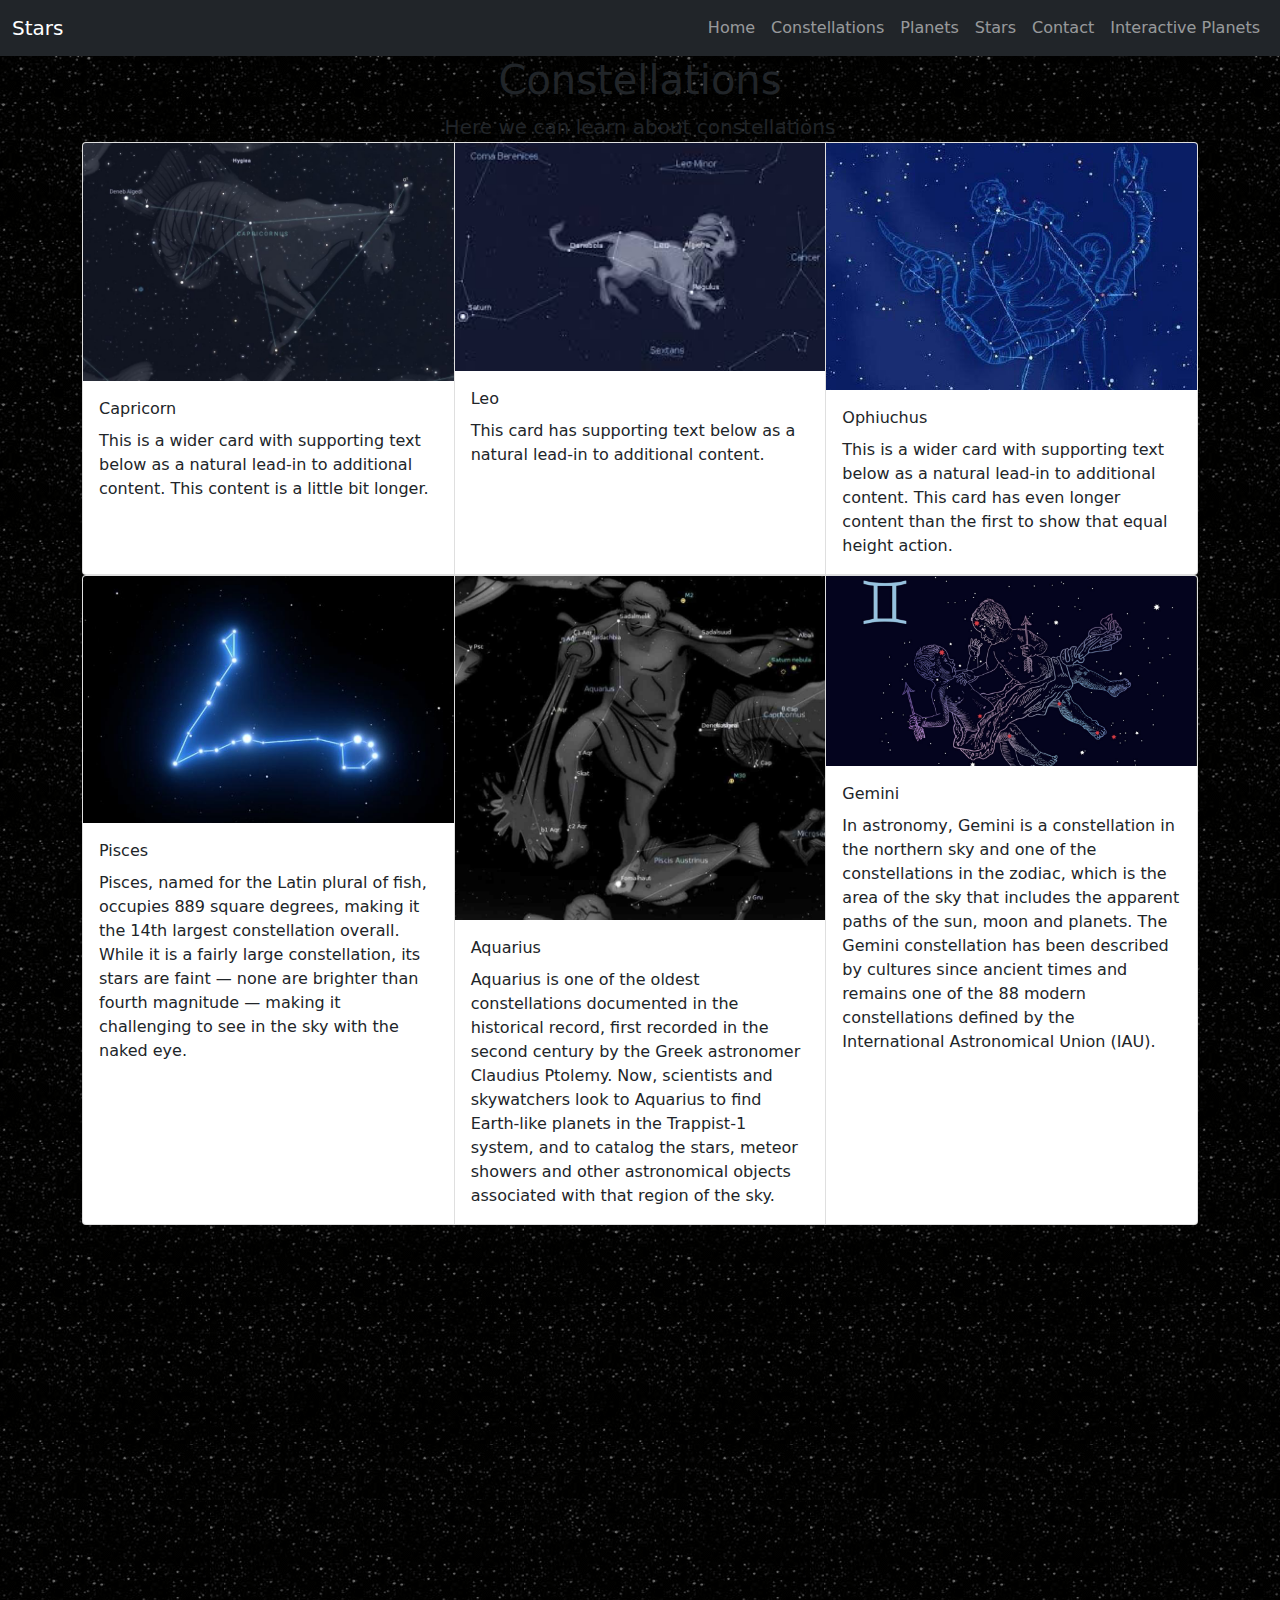
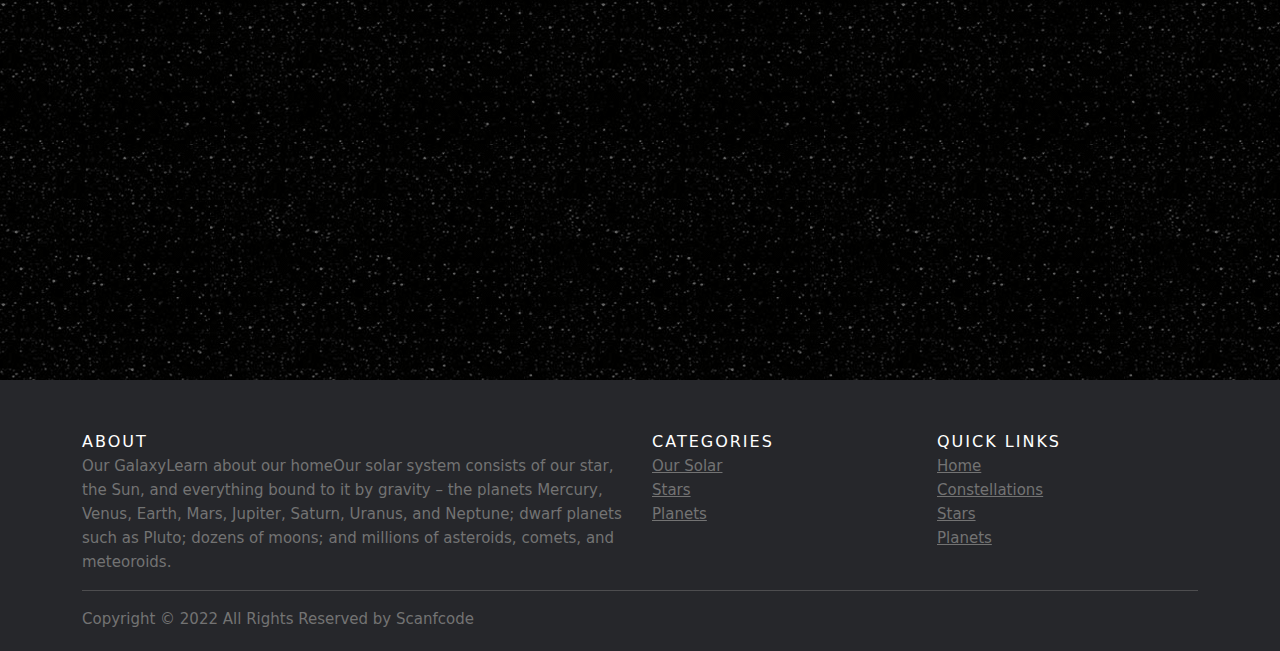
<file: starter-template/constellations.html>
<!doctype html>
<html lang="en">
  <head>
    <meta charset="utf-8">
    <meta name="viewport" content="width=device-width, initial-scale=1">
    <meta name="description" content="">
    <meta name="author" content="Mark Otto, Jacob Thornton, and Bootstrap contributors">
    <meta name="generator" content="Hugo 0.80.0">
    <title>Constalations</title>
    <!-- Bootstrap core CSS -->
<link href="css/bootstrap.min.css" rel="stylesheet">
    <!-- Custom styles for this template -->
    <link href="scss/mystyle.css" rel="stylesheet">
    <link rel="icon" type="image/x-icon" href="images/icons8-new-moon-64.png">
  </head>
  <body>
    
    <nav class="navbar navbar-expand-lg navbar-dark bg-dark" aria-label="Eighth navbar example">
      <div class="container-fluid">
        <a class="navbar-brand" href="index.html">Stars</a>
        <button class="navbar-toggler" type="button" data-bs-toggle="collapse" data-bs-target="#navbarsExample07" aria-controls="navbarsExample07" aria-expanded="false" aria-label="Toggle navigation">
          <span class="navbar-toggler-icon"></span>
        </button>
  
        <div class="collapse navbar-collapse" id="navbarsExample07">
          <ul class="navbar-nav me-auto mb-2 mb-lg-0">
          </ul>
          <span class="d-flex">
            <ul class="navbar-nav me-auto mb-2 mb-lg-0">
              <li class="nav-item">
                <a class="nav-link" aria-current="page" href="index.html">Home</a>
              </li>
              <li class="nav-item">
                <a class="nav-link" aria-current="page" href="constellations.html">Constellations</a>
              </li>
              <li class="nav-item">
                <a class="nav-link" aria-current="page" href="planets.html">Planets</a>
              </li>
              <li class="nav-item">
                <a class="nav-link" aria-current="page" href="stars.html">Stars</a>
              </li>
              <li class="nav-item">
                <a class="nav-link" aria-current="page" href="contact.html">Contact</a>
              </li>
              <li class="nav-item">
                <a class="nav-link" aria-current="page" href="interactive.html">Interactive Planets</a>
              </li>
            </ul>
          </span>
        </div>
      </div>
    </nav>
<main class="container">
  <div class="starter-template text-center">
    <h1>Constellations</h1>
    <p class="lead">Here we can learn about constellations</p>
  </div>

  <div class="card-group">
    <div class="card">
      <img class="card-img-top" src="images/Cap.jpg" alt="Card image cap">
      <div class="card-body">
        <h5 class="card-title">Capricorn</h5>
        <p class="card-text">This is a wider card with supporting text below as a natural lead-in to additional content. This content is a little bit longer.</p>
      </div>
    </div>
    <div class="card">
      <img class="card-img-top" src="images/leo.jpg" alt="Card image cap">
      <div class="card-body">
        <h5 class="card-title">Leo</h5>
        <p class="card-text">This card has supporting text below as a natural lead-in to additional content.</p>

      </div>
    </div>
    <div class="card">
      <img class="card-img-top" src="images/ophiuchus.jpg" alt="Card image cap">
      <div class="card-body">
        <h5 class="card-title">Ophiuchus</h5>
        <p class="card-text">This is a wider card with supporting text below as a natural lead-in to additional content. This card has even longer content than the first to show that equal height action.</p>
      </div>
    </div>
  </div>

  <div class="card-group">
    <div class="card">
      <img class="card-img-top" src="images/Pisces.jpg" alt="Card image cap">
      <div class="card-body">
        <h5 class="card-title">Pisces</h5>
        <p class="card-text">Pisces, named for the Latin plural of fish, occupies 889 square degrees, making it the 14th largest constellation overall. While it is a fairly large constellation, its stars are faint — none are brighter than fourth magnitude — making it challenging to see in the sky with the naked eye.</p>
      </div>
    </div>
    <div class="card">
      <img class="card-img-top" src="images/Aquarius.jpg" alt="Card image cap">
      <div class="card-body">
        <h5 class="card-title">Aquarius</h5>
        <p class="card-text">Aquarius is one of the oldest constellations documented in the historical record, first recorded in the second century by the Greek astronomer Claudius Ptolemy. Now, scientists and skywatchers look to Aquarius to find Earth-like planets in the Trappist-1 system, and to catalog the stars, meteor showers and other astronomical objects associated with that region of the sky.</p>

      </div>
    </div>
    <div class="card">
      <img class="card-img-top" src="images/Gemini.jpg" alt="Card image cap">
      <div class="card-body">
        <h5 class="card-title">Gemini</h5>
        <p class="card-text">In astronomy, Gemini is a constellation in the northern sky and one of the constellations in the zodiac, which is the area of the sky that includes the apparent paths of the sun, moon and planets. The Gemini constellation has been described by cultures since ancient times and remains one of the 88 modern constellations defined by the International Astronomical Union (IAU). </p>
      </div>
    </div>
  </div>

  <br>
  <div class="float-md-left">
  <iframe width="100%" height="700" padding="30px" src="https://www.youtube.com/embed/TQNH_0lMqF0" title="Types of Constellations" frameborder="0" allow="accelerometer; autoplay; clipboard-write; encrypted-media; gyroscope; picture-in-picture" allowfullscreen></iframe>
</div><br>

</main><!-- /.container -->
    <script src="js/bootstrap.bundle.min.js"></script>
  </body>
    <!-- Site footer -->
    <footer class="site-footer">
      <div class="container">
        <div class="row">
          <div class="col-sm-12 col-md-6">
            <h6>About</h6>
            <p class="text-justify">Our Galaxy<i>Learn about our home</i>Our solar system consists of our star, the Sun, and everything bound to it by gravity – the planets Mercury, Venus, Earth, Mars, Jupiter, Saturn, Uranus, and Neptune; dwarf planets such as Pluto; dozens of moons; and millions of asteroids, comets, and meteoroids.</p>
          </div>

          <div class="col-xs-6 col-md-3">
            <h6>Categories</h6>
            <ul class="footer-links">
              <li><a href="Constellations">Our Solar</a></li>
              <li><a href="stars">Stars</a></li>
              <li><a href="planets.html">Planets</a></li>
            </ul>
          </div>

          <div class="col-xs-6 col-md-3">
            <h6>Quick Links</h6>
            <ul class="footer-links">
              <li><a href="index.html">Home</a></li>
              <li><a href="constellations.html">Constellations</a></li>
              <li><a href="stars.html">Stars</a></li>
              <li><a href="planets.html">Planets</a></li>
            </ul>
          </div>
        </div>
        <hr>
      </div>
      <div class="container">
        <div class="row">
          <div class="col-md-8 col-sm-6 col-xs-12">
            <p class="copyright-text">Copyright &copy; 2022 All Rights Reserved by Scanfcode
            </p>
          </div>

        </div>
      </div>
</footer>
</html>
</file>
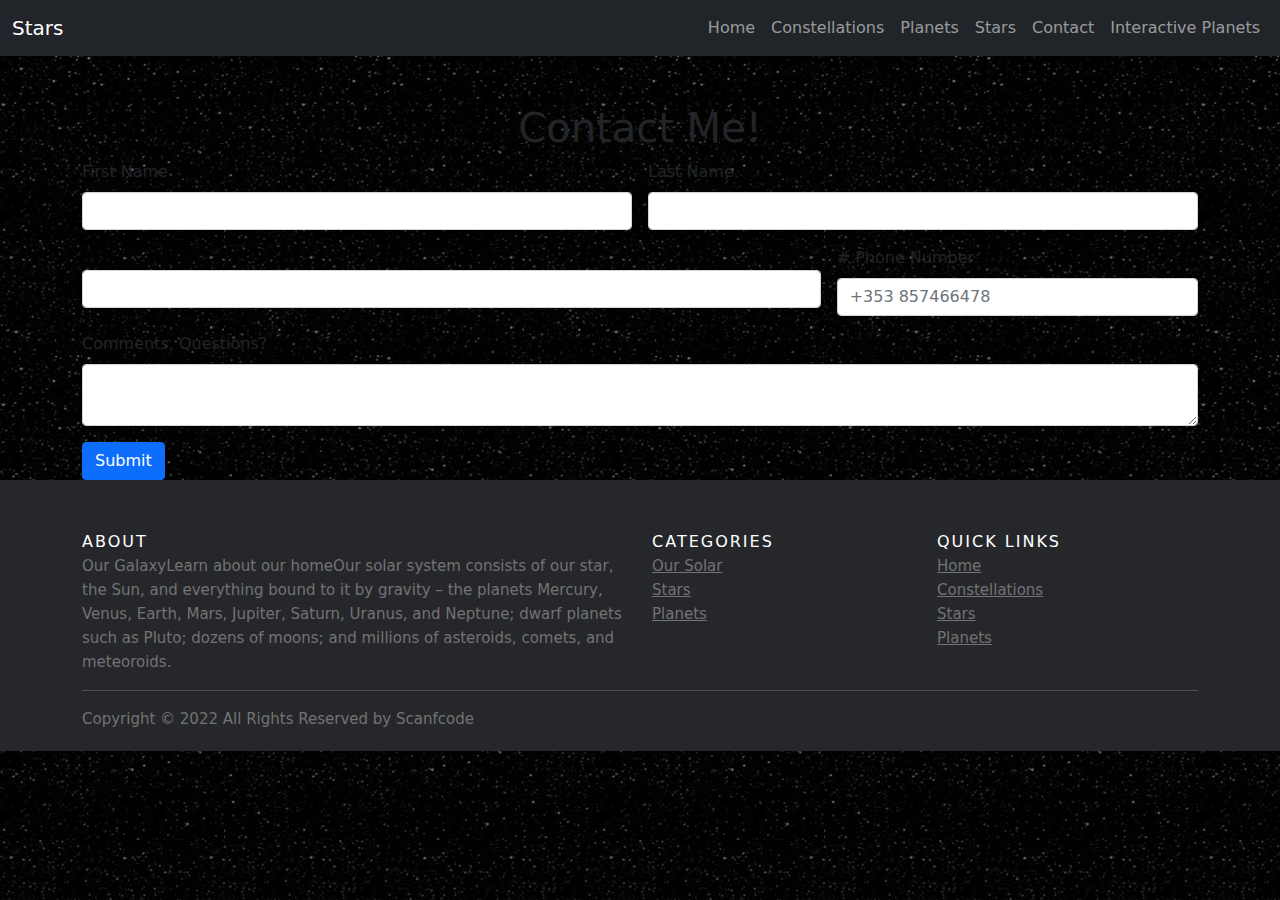
<file: starter-template/contact.html>
<!doctype html>
<html lang="en">
  <head>
    <meta charset="utf-8">
    <meta name="viewport" content="width=device-width, initial-scale=1">
    <meta name="description" content="">
    <meta name="author" content="Mark Otto, Jacob Thornton, and Bootstrap contributors">
    <meta name="generator" content="Hugo 0.80.0">
    <title>Our Galaxy</title>
    <!-- Bootstrap core CSS -->
<link href="css/bootstrap.min.css" rel="stylesheet">
    <!-- Custom styles for this template -->
    <link href="scss/mystyle.css" rel="stylesheet">
    <link rel="icon" type="image/x-icon" href="images/icons8-new-moon-64.png">
  </head>
  <body>
    
    <nav class="navbar navbar-expand-lg navbar-dark bg-dark" aria-label="Eighth navbar example">
      <div class="container-fluid">
        <a class="navbar-brand" href="index.html">Stars</a>
        <button class="navbar-toggler" type="button" data-bs-toggle="collapse" data-bs-target="#navbarsExample07" aria-controls="navbarsExample07" aria-expanded="false" aria-label="Toggle navigation">
          <span class="navbar-toggler-icon"></span>
        </button>
  
        <div class="collapse navbar-collapse" id="navbarsExample07">
          <ul class="navbar-nav me-auto mb-2 mb-lg-0">
          </ul>
          <span class="d-flex">
            <ul class="navbar-nav me-auto mb-2 mb-lg-0">
              <li class="nav-item">
                <a class="nav-link" aria-current="page" href="index.html">Home</a>
              </li>
              <li class="nav-item">
                <a class="nav-link" aria-current="page" href="constellations.html">Constellations</a>
              </li>
              <li class="nav-item">
                <a class="nav-link" aria-current="page" href="planets.html">Planets</a>
              </li>
              <li class="nav-item">
                <a class="nav-link" aria-current="page" href="stars.html">Stars</a>
              </li>
              <li class="nav-item">
                <a class="nav-link" aria-current="page" href="contact.html">Contact</a>
              </li>
              <li class="nav-item">
                <a class="nav-link" aria-current="page" href="interactive.html">Interactive Planets</a>
              </li>
            </ul>
          </span>
        </div>
      </div>
    </nav>

    <div class="container mt-5">
      <h1>Contact Me!</h1>
      <form class="row g-3" action="https://formsubmit.co/wardh2208@gmail.com" method="POST">
        <div class="col-md-6">
          <label for="firstname" class="form-label">First Name</label>
          <input type="text" class="form-control" id="firstName" required>
        </div>
        <div class="col-md-6">
          <label for="lastname" class="form-label">Last Name</label>
          <input type="text" class="form-control" id="lastName" required>
        </div>
        <div class="col-md-8">
          <label for="emailInfo" class="form-label"></label>
          <input type="email" class="form-control" id="emailInfo" required>
        </div>
        <div class="col-md-4">#
          <label for="phoneNumber" class="form-label">Phone Number</label>
          <input type="text" class="form-control" id="phoneNumber" placeholder="+353 857466478">
        </div>
        <div class="col-md-12">
          <label for="comments" class="form-label">Comments, Questions?</label>
          <textarea class="form-control" id="comments" row="3" required></textarea>
        </div>
        <div class="col-md-12">
          <button typ="sumbit" class="btn btn-primary">Submit</button>
        </div>
      </form>
    </div>
  



    <script src="js/bootstrap.bundle.min.js"></script>
     <!-- Site footer -->
     <footer class="site-footer">
      <div class="container">
        <div class="row">
          <div class="col-sm-12 col-md-6">
            <h6>About</h6>
            <p class="text-justify">Our Galaxy<i>Learn about our home</i>Our solar system consists of our star, the Sun, and everything bound to it by gravity – the planets Mercury, Venus, Earth, Mars, Jupiter, Saturn, Uranus, and Neptune; dwarf planets such as Pluto; dozens of moons; and millions of asteroids, comets, and meteoroids.</p>
          </div>

          <div class="col-xs-6 col-md-3">
            <h6>Categories</h6>
            <ul class="footer-links">
              <li><a href="Constellations">Our Solar</a></li>
              <li><a href="stars">Stars</a></li>
              <li><a href="planets.html">Planets</a></li>
            </ul>
          </div>

          <div class="col-xs-6 col-md-3">
            <h6>Quick Links</h6>
            <ul class="footer-links">
              <li><a href="index.html">Home</a></li>
              <li><a href="constellations.html">Constellations</a></li>
              <li><a href="stars.html">Stars</a></li>
              <li><a href="planets.html">Planets</a></li>
            </ul>
          </div>
        </div>
        <hr>
      </div>
      <div class="container">
        <div class="row">
          <div class="col-md-8 col-sm-6 col-xs-12">
            <p class="copyright-text">Copyright &copy; 2022 All Rights Reserved by Scanfcode
            </p>
          </div>
        </div>
      </div>
</footer>
  </body>
</html>
</file>
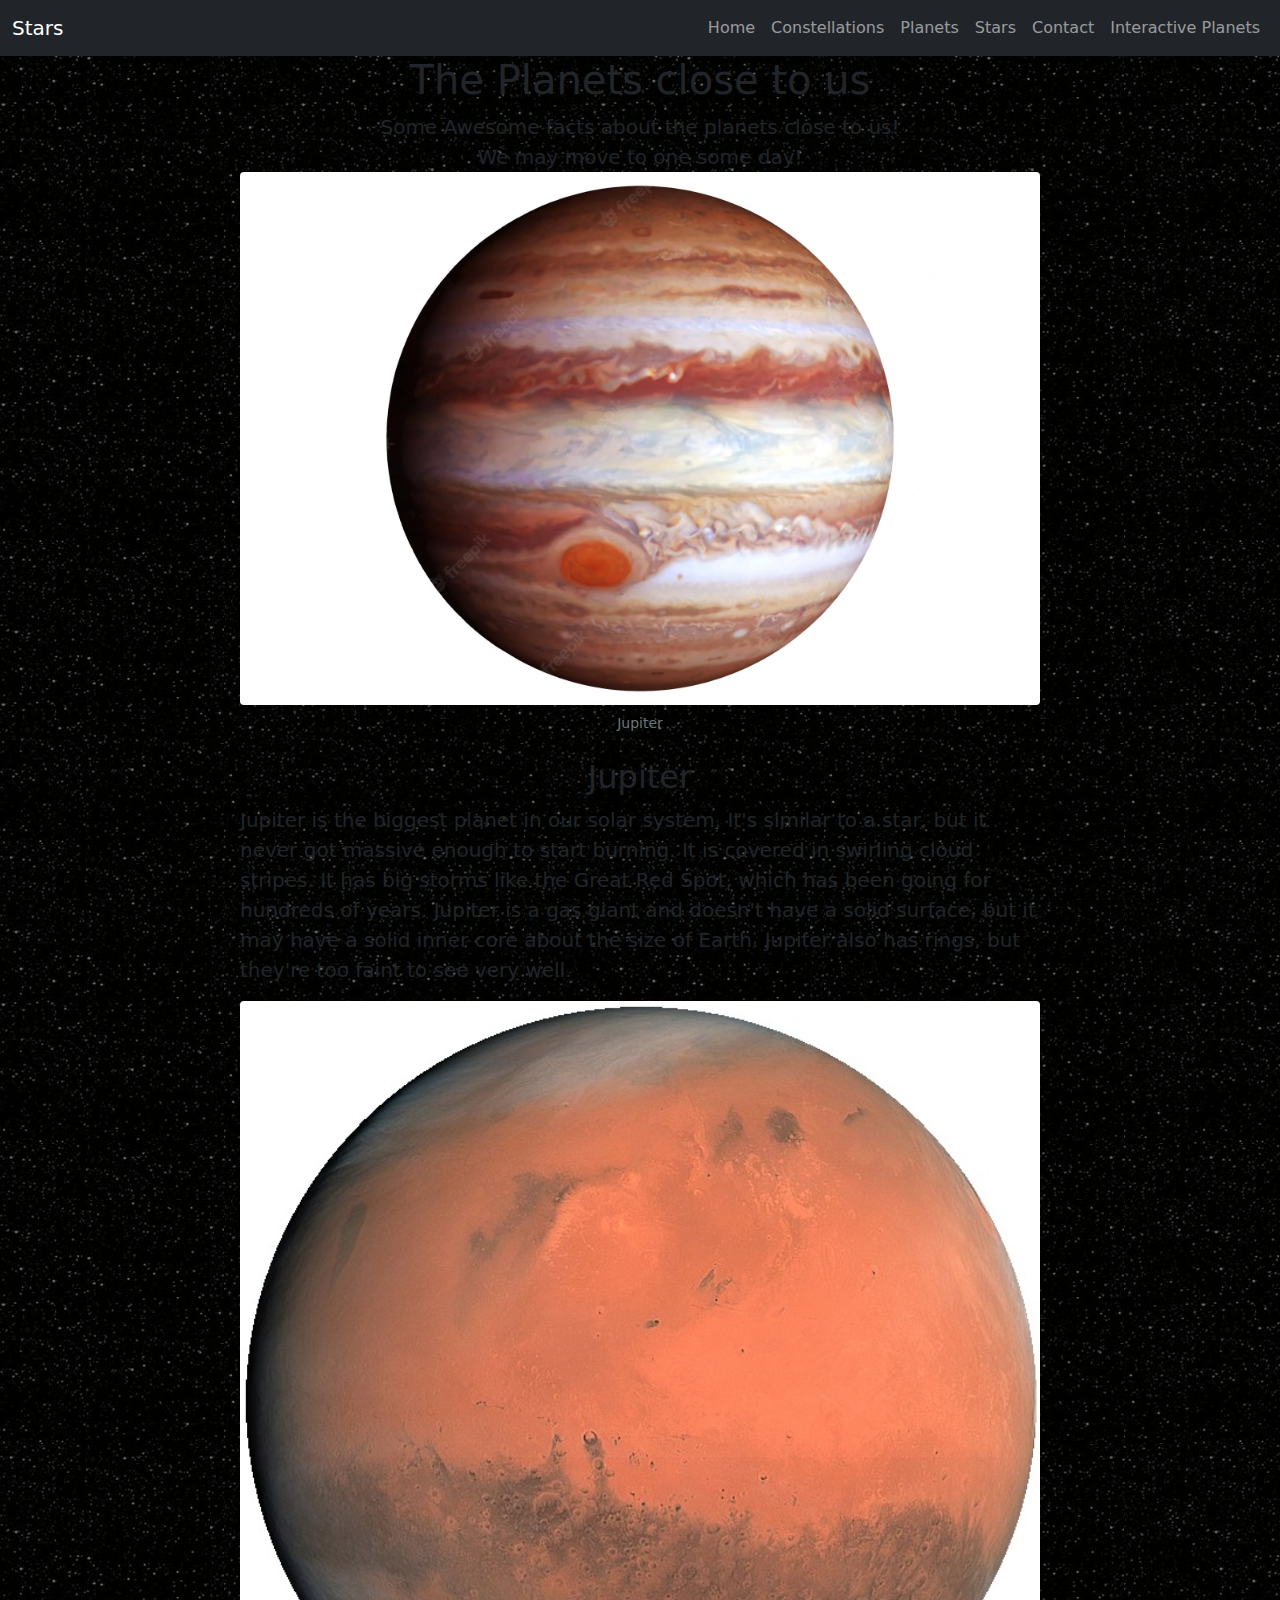
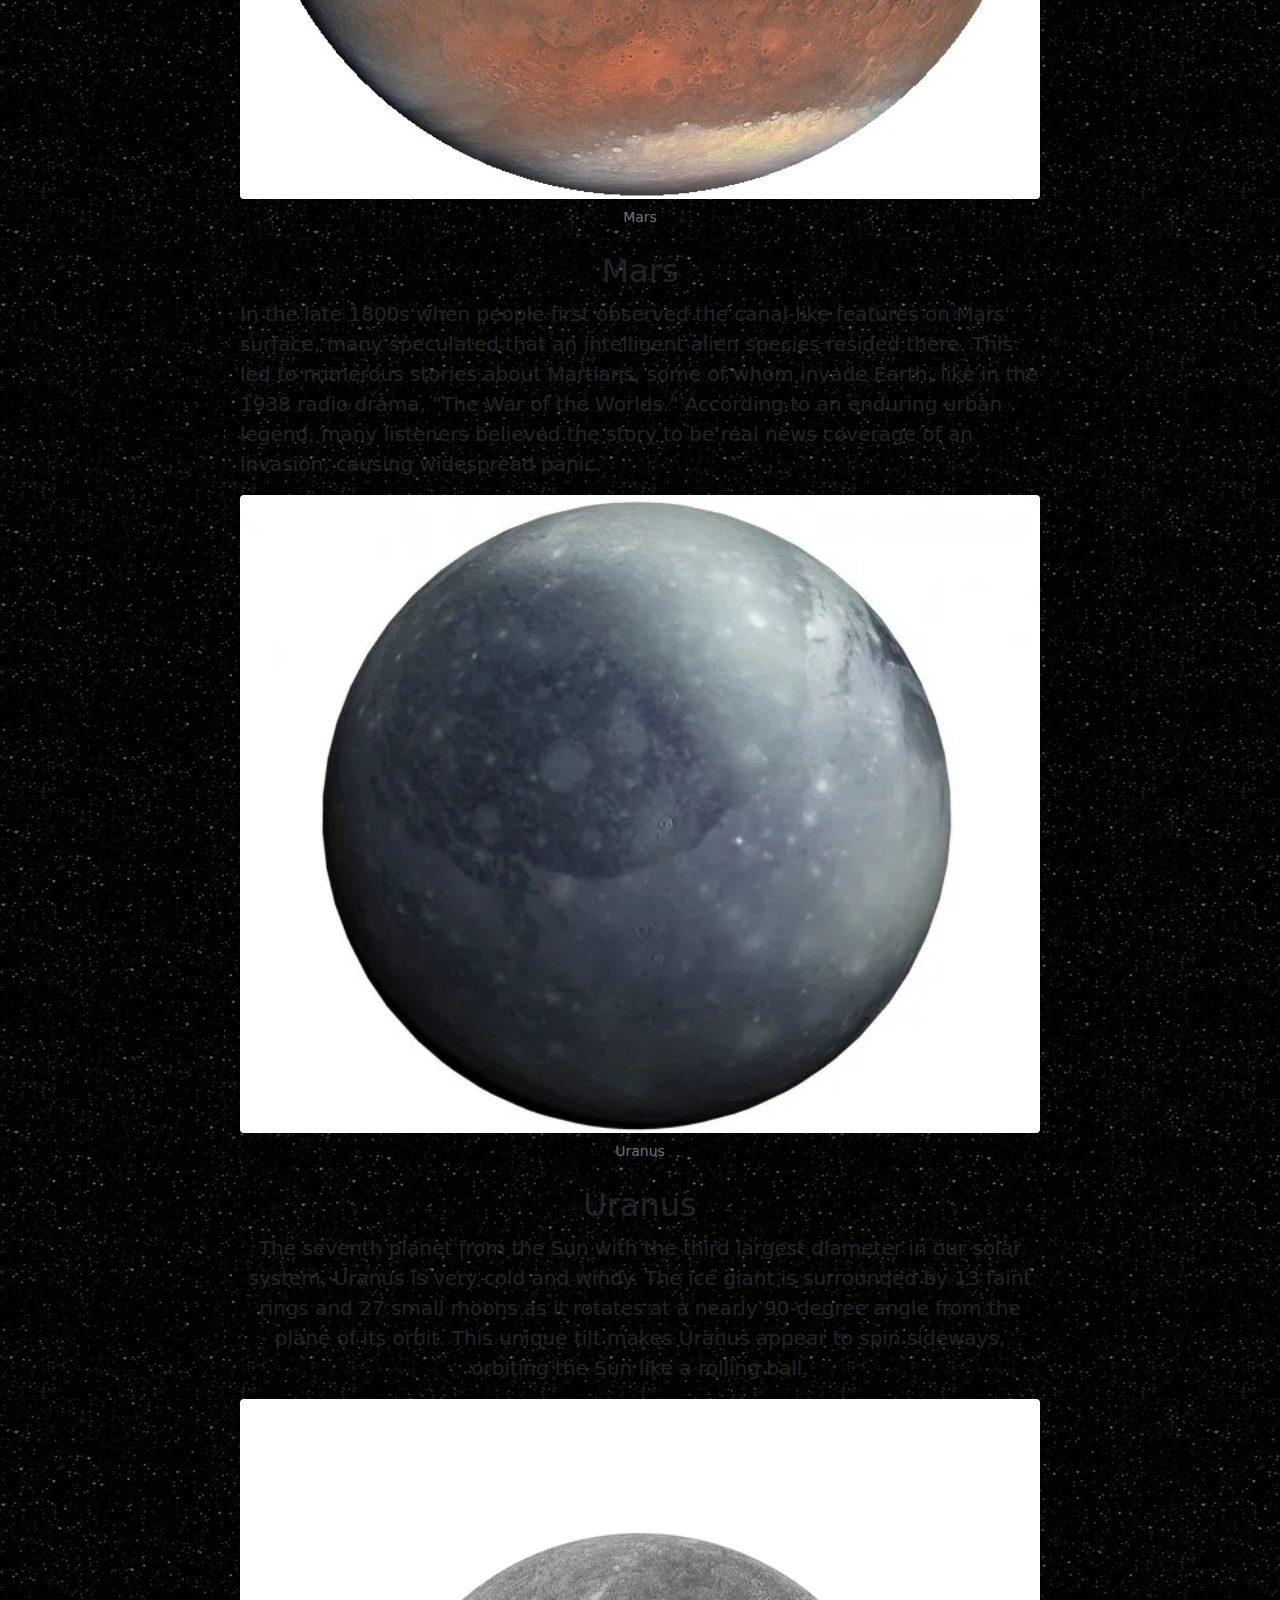
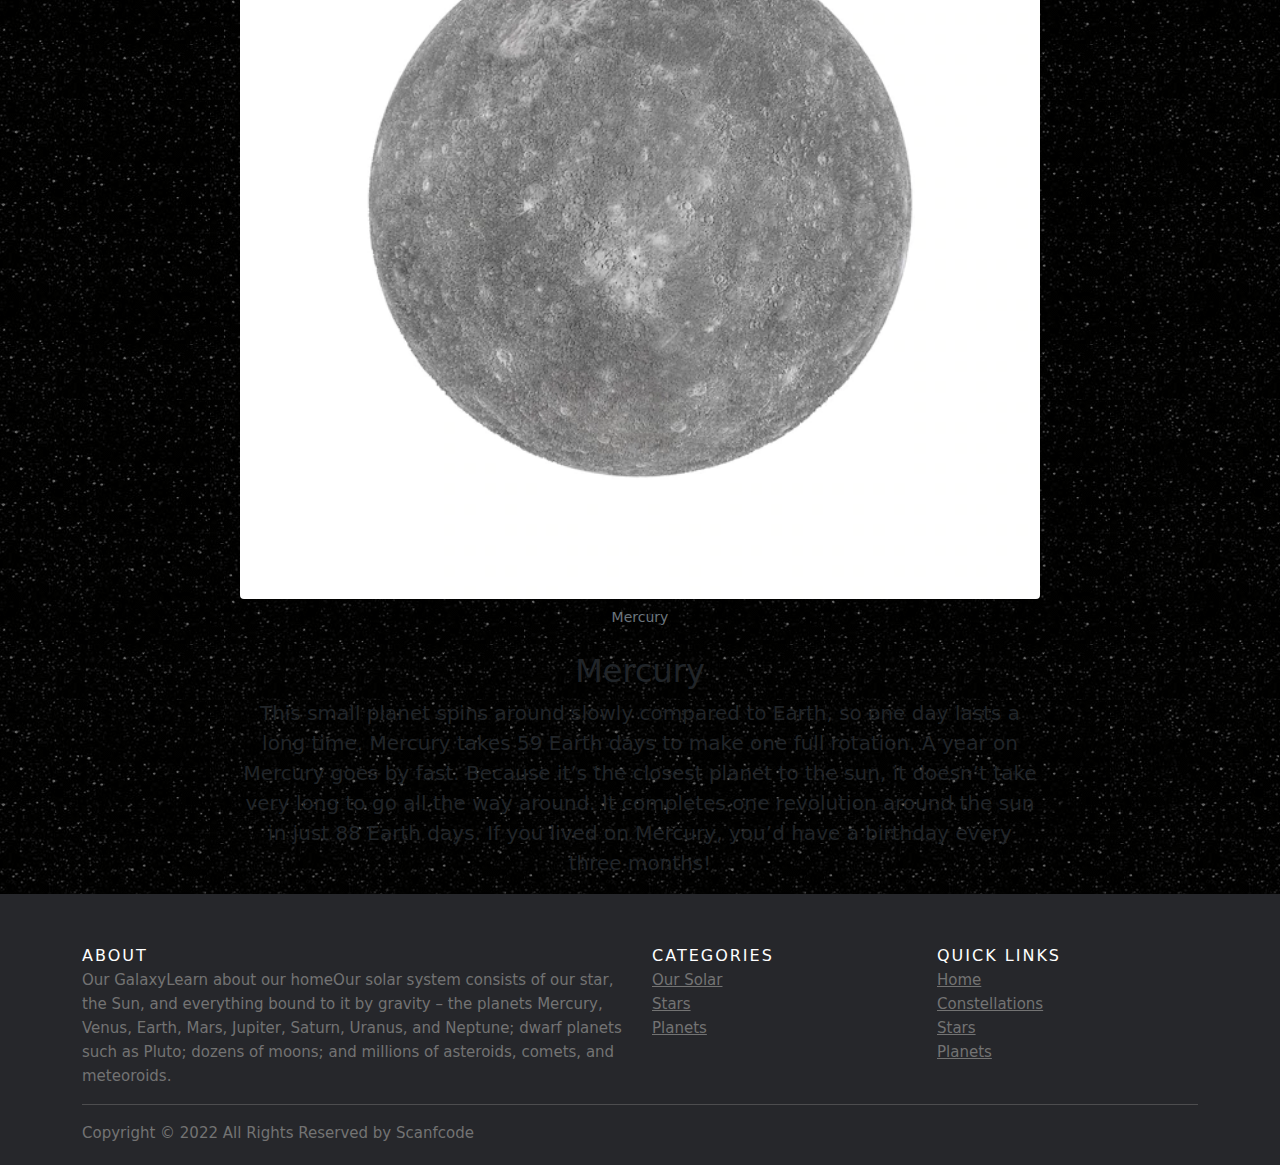
<file: starter-template/planets.html>
<!doctype html>
<html lang="en">
  <head>
    <meta charset="utf-8">
    <meta name="viewport" content="width=device-width, initial-scale=1">
    <meta name="description" content="">
    <meta name="author" content="Mark Otto, Jacob Thornton, and Bootstrap contributors">
    <meta name="generator" content="Hugo 0.80.0">
    <title>Starter Template · Bootstrap v5.0</title>
    <!-- Bootstrap core CSS -->
<link href="css/bootstrap.min.css" rel="stylesheet">
    <!-- Custom styles for this template -->
    <link href="scss/mystyle.css" rel="stylesheet">
    <link rel="icon" type="image/x-icon" href="images/icons8-new-moon-64.png">
  </head>
  <body>
    
    <nav class="navbar navbar-expand-lg navbar-dark bg-dark" aria-label="Eighth navbar example">
      <div class="container-fluid">
        <a class="navbar-brand" href="index.html">Stars</a>
        <button class="navbar-toggler" type="button" data-bs-toggle="collapse" data-bs-target="#navbarsExample07" aria-controls="navbarsExample07" aria-expanded="false" aria-label="Toggle navigation">
          <span class="navbar-toggler-icon"></span>
        </button>
  
        <div class="collapse navbar-collapse" id="navbarsExample07">
          <ul class="navbar-nav me-auto mb-2 mb-lg-0">
          </ul>
          <span class="d-flex">
            <ul class="navbar-nav me-auto mb-2 mb-lg-0">
              <li class="nav-item">
                <a class="nav-link" aria-current="page" href="index.html">Home</a>
              </li>
              <li class="nav-item">
                <a class="nav-link" aria-current="page" href="constellations.html">Constellations</a>
              </li>
              <li class="nav-item">
                <a class="nav-link" aria-current="page" href="planets.html">Planets</a>
              </li>
              <li class="nav-item">
                <a class="nav-link" aria-current="page" href="stars.html">Stars</a>
              </li>
              <li class="nav-item">
                <a class="nav-link" aria-current="page" href="contact.html">Contact</a>
              </li>
              <li class="nav-item">
                <a class="nav-link" aria-current="page" href="interactive.html">Interactive Planets</a>
              </li>
            </ul>
          </span>
        </div>
      </div>
    </nav>

    
      <main class="smaller-container">
        <div class="starter-template"> 

          <h1>The Planets close to us</h1> 

          <p class="lead text-center">Some Awesome facts about the planets close to us!<br> We may move to one some day!</p> 

        </div> 
        <figure class="figure"> 

          <img src="images/Jupiter.jpg" class="figure-img img-fluid rounded"  alt="A generic square placeholder image with rounded corners in a figure."> 
  
          <figcaption class="figure-caption text-center">Jupiter</figcaption> 
  
            <br> 
  
            <div class="starter-template text-justify"> 
  
              <h2 class="text-center text-center">Jupiter</h2> 
  
              <p class="lead">Jupiter is the biggest planet in our solar system. It's similar to a star, but it never got massive enough to start burning. It is covered in swirling cloud stripes. It has big storms like the Great Red Spot, which has been going for hundreds of years. Jupiter is a gas giant and doesn't have a solid surface, but it may have a solid inner core about the size of Earth. Jupiter also has rings, but they're too faint to see very well.</p> 
  
            </div> 
  
        </figure> 

        <figure class="figure"> 

          <img src="images/Mars.jpg" class="figure-img img-fluid rounded" height="fluid" width="100%" alt="A generic square placeholder image with rounded corners in a figure."> 
  
          <figcaption class="figure-caption text-center">Mars</figcaption> 
  
            <br> 
  
            <div class="starter-template text-justify"> 
  
              <h2 class="text-center">Mars</h2> 
  
              <p class="lead">In the late 1800s when people first observed the canal-like features on Mars' surface, many speculated that an intelligent alien species resided there. This led to numerous stories about Martians, some of whom invade Earth, like in the 1938 radio drama, "The War of the Worlds." According to an enduring urban legend, many listeners believed the story to be real news coverage of an invasion, causing widespread panic.</p> 
  
            </div> 
  
        </figure> 

        <figure class="figure"> 

          <img src="images/uranus.jpg" class="figure-img img-fluid rounded" height="fluid" width="100%"  alt="A generic square placeholder image with rounded corners in a figure."> 
  
          <figcaption class="figure-caption text-center">Uranus</figcaption> 
  
            <br> 
  
            <div class="starter-template text-center"> 
  
              <h2 class="text-center">Uranus</h2> 
  
              <p class="lead">The seventh planet from the Sun with the third largest diameter in our solar system, Uranus is very cold and windy. The ice giant is surrounded by 13 faint rings and 27 small moons as it rotates at a nearly 90-degree angle from the plane of its orbit. This unique tilt makes Uranus appear to spin sideways, orbiting the Sun like a rolling ball.</p> 
  
            </div> 
  
        </figure> 

        <figure class="figure"> 

          <img src="images/Mercury.jpg" class="figure-img img-fluid rounded" height="fluid" width="100%" alt="A generic square placeholder image with rounded corners in a figure."> 
  
          <figcaption class="figure-caption text-center">Mercury</figcaption> 
  
            <br> 
  
            <div class="starter-template text-center"> 
  
              <h2>Mercury</h2> 
  
              <p class="lead">This small planet spins around slowly compared to Earth, so one day lasts a long time. Mercury takes 59 Earth days to make one full rotation. A year on Mercury goes by fast. Because it’s the closest planet to the sun, it doesn’t take very long to go all the way around. It completes one revolution around the sun in just 88 Earth days. If you lived on Mercury, you’d have a birthday every three months!</p> 
  
            </div> 
  
        </figure> 

  </main><!-- /.container -->
  <script src="js/bootstrap.bundle.min.js"></script>
   <!-- Site footer -->
   <footer class="site-footer">
    <div class="container">
      <div class="row">
        <div class="col-sm-12 col-md-6">
          <h6>About</h6>
          <p class="text-justify">Our Galaxy<i>Learn about our home</i>Our solar system consists of our star, the Sun, and everything bound to it by gravity – the planets Mercury, Venus, Earth, Mars, Jupiter, Saturn, Uranus, and Neptune; dwarf planets such as Pluto; dozens of moons; and millions of asteroids, comets, and meteoroids.</p>
        </div>

        <div class="col-xs-6 col-md-3">
          <h6>Categories</h6>
          <ul class="footer-links">
            <li><a href="constellations.html">Our Solar</a></li>
            <li><a href="stars.html">Stars</a></li>
            <li><a href="planets.html">Planets</a></li>
          </ul>
        </div>

        <div class="col-xs-6 col-md-3">
          <h6>Quick Links</h6>
          <ul class="footer-links">
            <li><a href="index.html">Home</a></li>
            <li><a href="constellations.html">Constellations</a></li>
            <li><a href="stars.html">Stars</a></li>
            <li><a href="planets.html">Planets</a></li>
          </ul>
        </div>
      </div>
      <hr>
    </div>
    <div class="container">
      <div class="row">
        <div class="col-md-8 col-sm-6 col-xs-12">
          <p class="copyright-text">Copyright &copy; 2022 All Rights Reserved by Scanfcode
          </p>
        </div>
      </div>
    </div>
</footer>
</body>
</html>
</file>
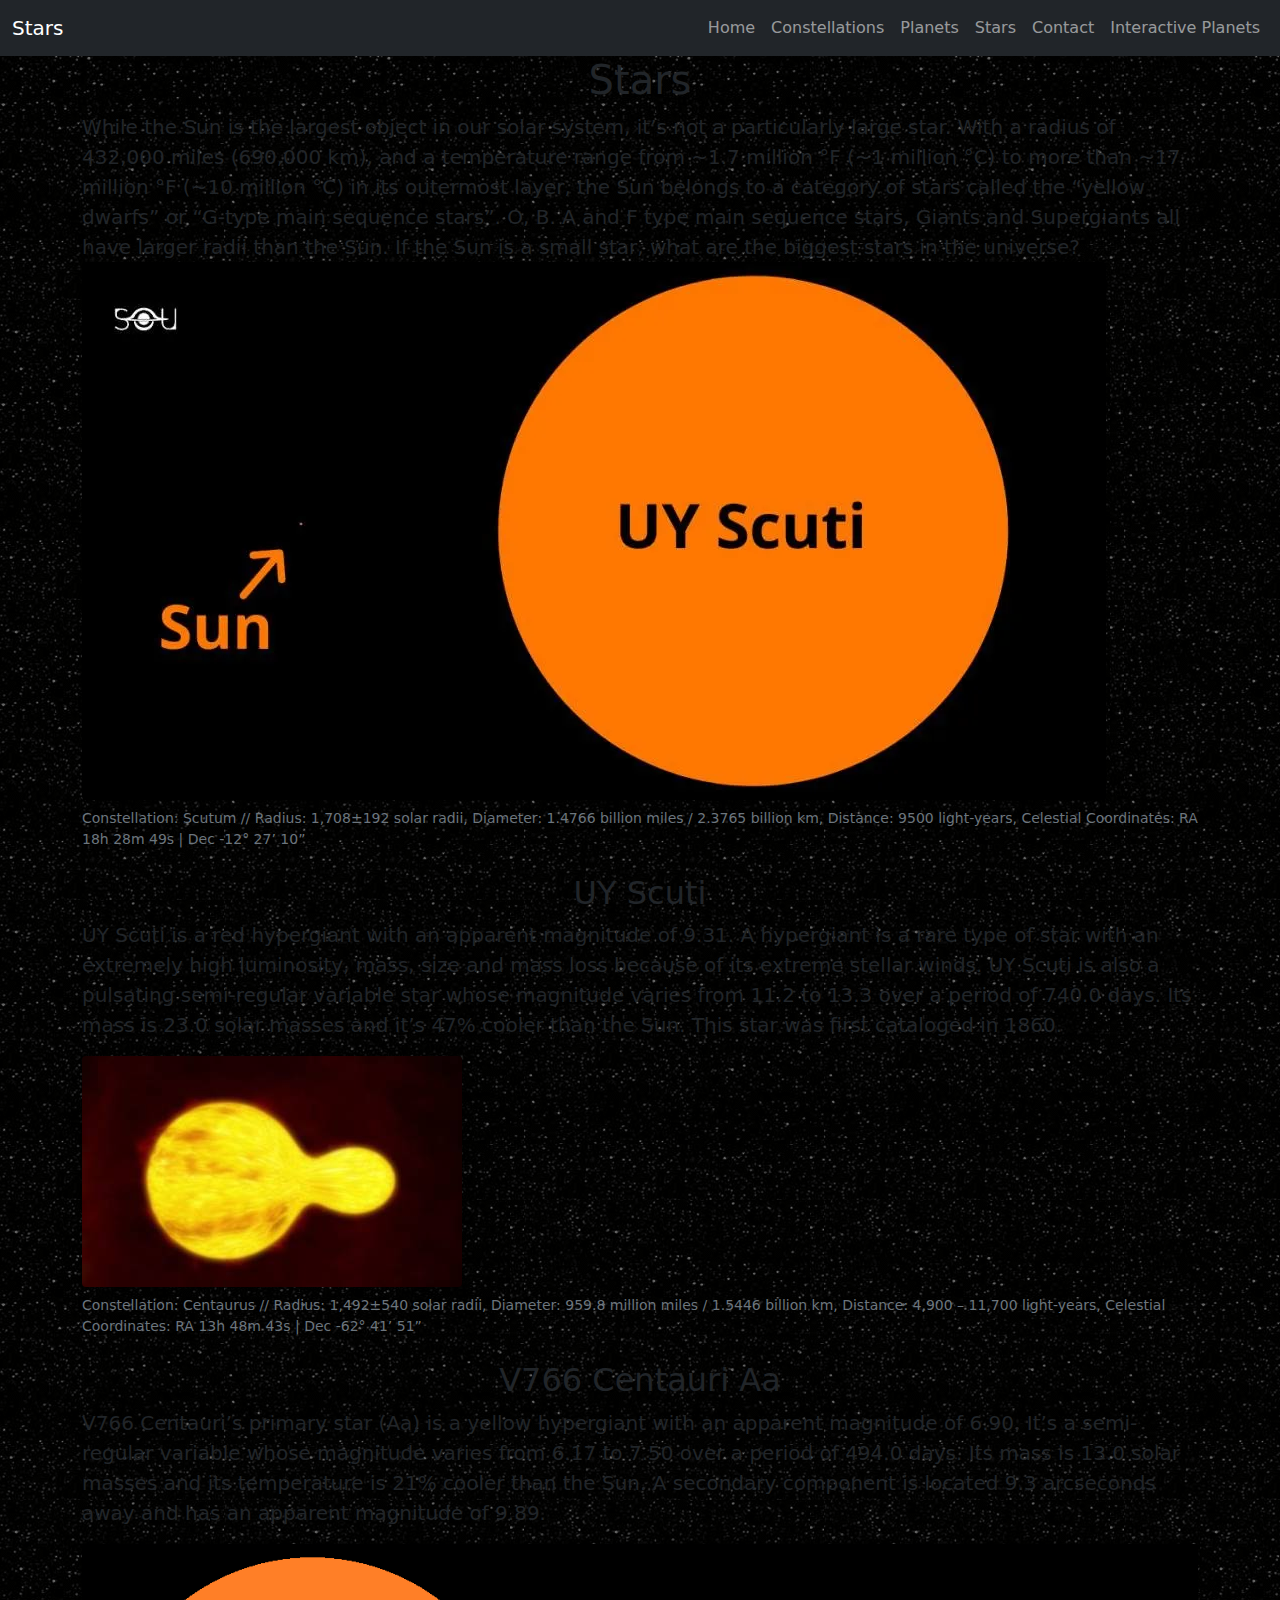
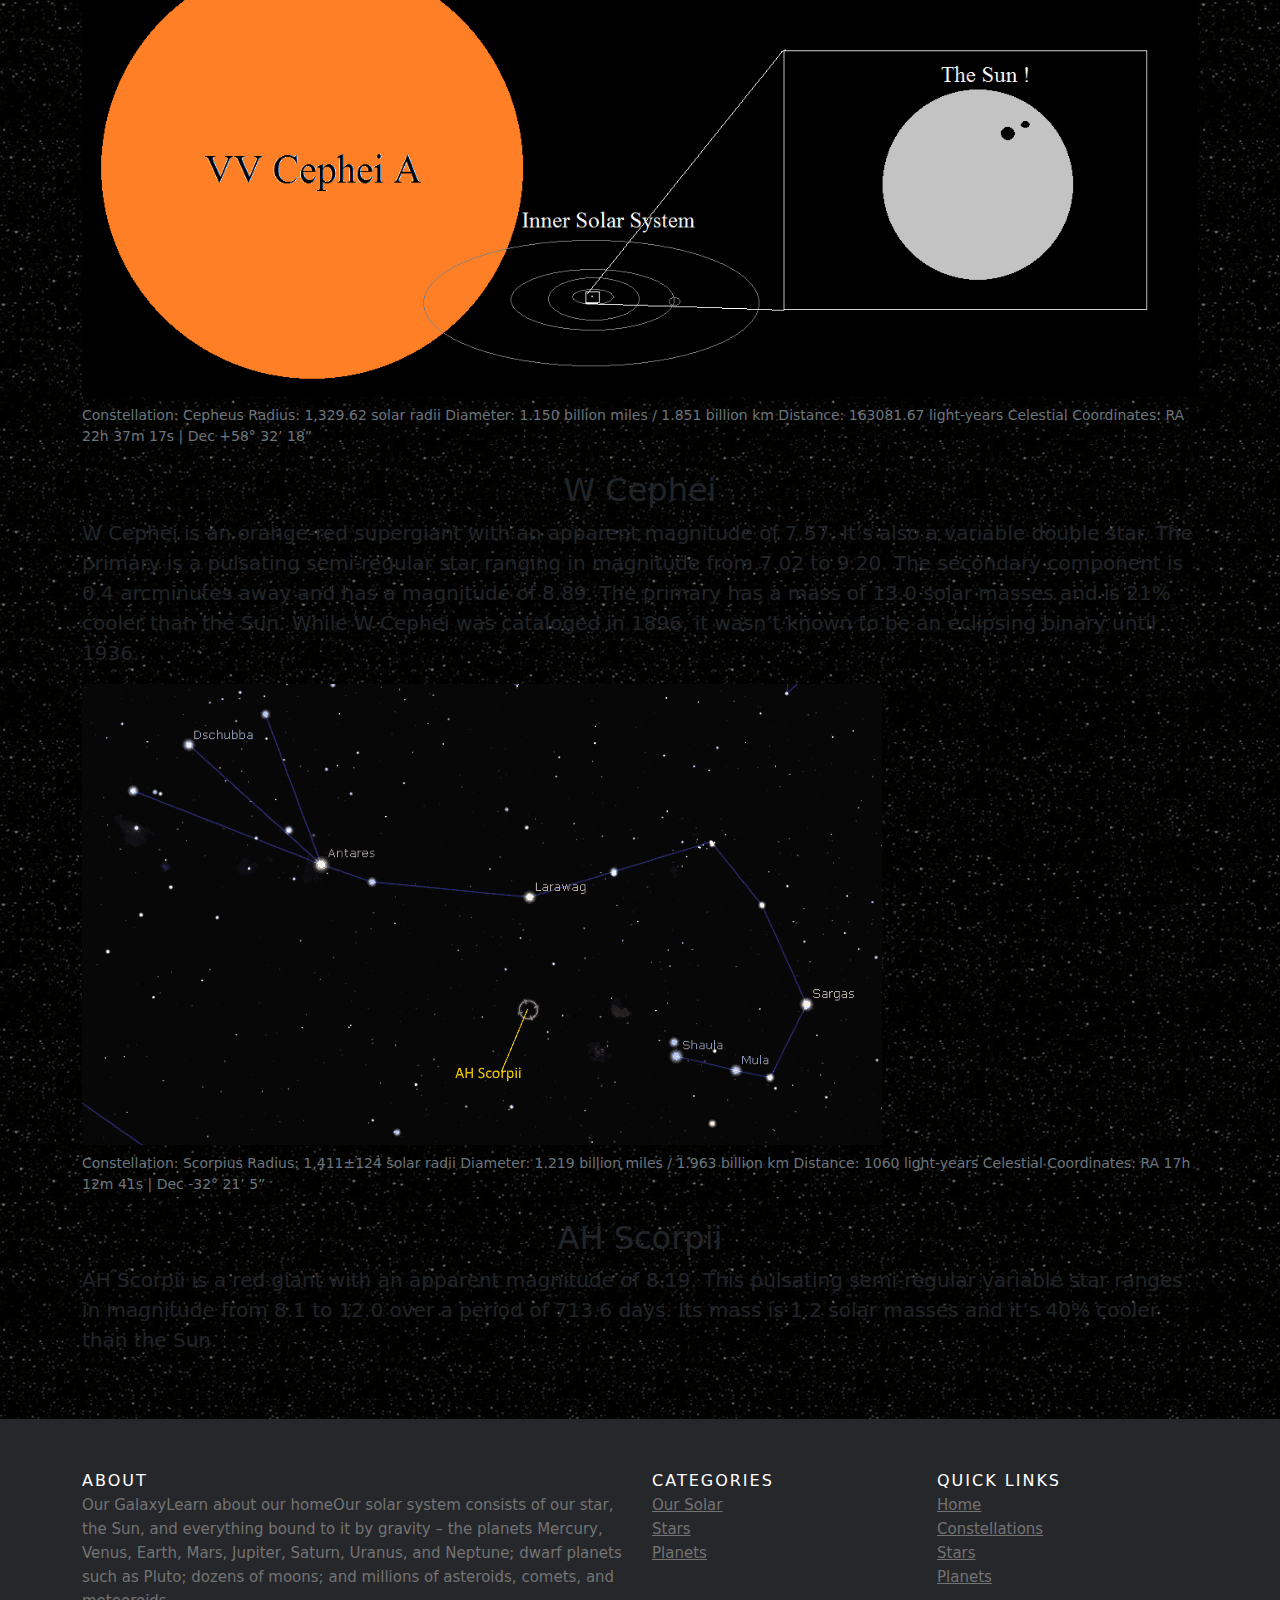
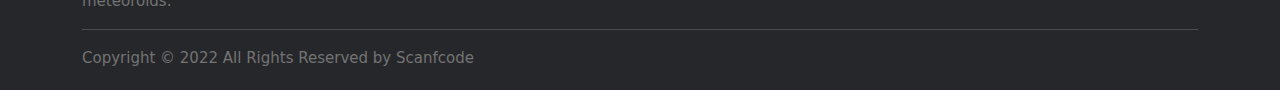
<file: starter-template/stars.html>
<!doctype html>
<html lang="en">
  <head>
    <meta charset="utf-8">
    <meta name="viewport" content="width=device-width, initial-scale=1">
    <meta name="description" content="">
    <meta name="author" content="Mark Otto, Jacob Thornton, and Bootstrap contributors">
    <meta name="generator" content="Hugo 0.80.0">
    <title>Our Galaxy</title>
    <!-- Bootstrap core CSS -->
<link href="css/bootstrap.min.css" rel="stylesheet">
    <!-- Custom styles for this template -->
    <link href="scss/mystyle.css" rel="stylesheet">
    <link rel="icon" type="image/x-icon" href="images/icons8-new-moon-64.png">
  </head>
  <body>
    
    <nav class="navbar navbar-expand-lg navbar-dark bg-dark" aria-label="Eighth navbar example">
      <div class="container-fluid">
        <a class="navbar-brand" href="index.html">Stars</a>
        <button class="navbar-toggler" type="button" data-bs-toggle="collapse" data-bs-target="#navbarsExample07" aria-controls="navbarsExample07" aria-expanded="false" aria-label="Toggle navigation">
          <span class="navbar-toggler-icon"></span>
        </button>
  
        <div class="collapse navbar-collapse" id="navbarsExample07">
          <ul class="navbar-nav me-auto mb-2 mb-lg-0">
          </ul>
          <span class="d-flex">
            <ul class="navbar-nav me-auto mb-2 mb-lg-0">
              <li class="nav-item">
                <a class="nav-link" aria-current="page" href="index.html">Home</a>
              </li>
              <li class="nav-item">
                <a class="nav-link" aria-current="page" href="constellations.html">Constellations</a>
              </li>
              <li class="nav-item">
                <a class="nav-link" aria-current="page" href="planets.html">Planets</a>
              </li>
              <li class="nav-item">
                <a class="nav-link" aria-current="page" href="stars.html">Stars</a>
              </li>
              <li class="nav-item">
                <a class="nav-link" aria-current="page" href="contact.html">Contact</a>
              </li>
              <li class="nav-item">
                <a class="nav-link" aria-current="page" href="interactive.html">Interactive Planets</a>
              </li>
            </ul>
          </span>
        </div>
      </div>
    </nav>

<main class="container mb-5">
  <div class="starter-template">

    <h1>Stars</h1>
    <p class="lead">While the Sun is the largest object in our solar system, it’s not a particularly large star. With a radius of 432,000 miles (690,000 km), and a temperature range from ~1.7 million °F (~1 million °C) to more than ~17 million °F (~10 million °C) in its outermost layer, the Sun belongs to a category of stars called the “yellow dwarfs” or “G-type main sequence stars”. O, B. A and F type main sequence stars, Giants and Supergiants all have larger radii than the Sun. If the Sun is a small star, what are the biggest stars in the universe? </p>

  <figure class="figure">
    <img src="images/UY Scuti.jpg" class="figure-img img-fluid rounded"  alt="A generic square placeholder image with rounded corners in a figure.">
    <figcaption class="figure-caption">Constellation: Scutum //
      Radius: 1,708±192 solar radii,
      Diameter: 1.4766 billion miles / 2.3765 billion km,
      Distance: 9500 light-years,
      Celestial Coordinates: RA 18h 28m 49s | Dec -12° 27’ 10”</figcaption>
      <br>
      <div class="starter-template">
        <h2>UY Scuti</h2>
        <p class="lead">UY Scuti is a red hypergiant with an apparent magnitude of 9.31. A hypergiant is a rare type of star with an extremely high luminosity, mass, size and mass loss because of its extreme stellar winds. UY Scuti is also a pulsating semi-regular variable star whose magnitude varies from 11.2 to 13.3 over a period of 740.0 days. Its mass is 23.0 solar masses and it’s 47% cooler than the Sun. This star was first cataloged in 1860.</p>
      </div>
  </figure>

  <figure class="figure">
    <img src="images/V766 Centauri Aa.jpg" class="figure-img img-fluid rounded"  alt="A generic square placeholder image with rounded corners in a figure.">
    <figcaption class="figure-caption">Constellation: Centaurus //
      Radius: 1,492±540 solar radii,
      Diameter: 959.8 million miles / 1.5446 billion km,
      Distance: 4,900 – 11,700 light-years,
      Celestial Coordinates: RA 13h 48m 43s | Dec -62° 41’ 51”</figcaption>
      <br>
      <div class="starter-template">
        <h2>V766 Centauri Aa</h2>
        <p class="lead">V766 Centauri’s primary star (Aa) is a yellow hypergiant with an apparent magnitude of 6.90. It’s a semi-regular variable whose magnitude varies from 6.17 to 7.50 over a period of 494.0 days. Its mass is 13.0 solar masses and its temperature is 21% cooler than the Sun. A secondary component is located 9.3 arcseconds away and has an apparent magnitude of 9.89.</p>
      </div>
  </figure>

  <figure class="figure">
    <img src="images/VVCEPHEI.png" class="figure-img img-fluid rounded" alt="A generic square placeholder image with rounded corners in a figure.">
    <figcaption class="figure-caption">Constellation: Cepheus
      Radius: 1,329.62 solar radii
      Diameter: 1.150 billion miles / 1.851 billion km
      Distance: 163081.67 light-years
      Celestial Coordinates: RA 22h 37m 17s | Dec +58° 32’ 18”</figcaption>
      <br>
      <div class="starter-template">
        <h2>W Cephei </h2>
        <p class="lead">W Cephei is an orange-red supergiant with an apparent magnitude of 7.57. It’s also a variable double star. The primary is a pulsating semi-regular star ranging in magnitude from 7.02 to 9.20. The secondary component is 0.4 arcminutes away and has a magnitude of 8.89. The primary has a mass of 13.0 solar masses and is 21% cooler than the Sun. While W Cephei was cataloged in 1896, it wasn’t known to be an eclipsing binary until 1936.</p>
      </div>
  </figure>

  <figure class="figure">
    <img src="images/scorpiuslocationahscorpii.png" class="figure-img img-fluid rounded"alt="A generic square placeholder image with rounded corners in a figure.">
    <figcaption class="figure-caption">Constellation: Scorpius
      Radius: 1,411±124 solar radii
      Diameter: 1.219 billion miles / 1.963 billion km
      Distance: 1060 light-years
      Celestial Coordinates: RA 17h 12m 41s | Dec -32° 21’ 5”</figcaption>
      <br>
      <div class="starter-template">
        <h2>AH Scorpii</h2>
        <p class="lead">AH Scorpii is a red giant with an apparent magnitude of 8.19. This pulsating semi-regular variable star ranges in magnitude from 8.1 to 12.0 over a period of 713.6 days. Its mass is 1.2 solar masses and it’s 40% cooler than the Sun.</p>
      </div>
  </figure>
  </div>


</main><!-- /.container -->
    <script src="js/bootstrap.bundle.min.js"></script>
     <!-- Site footer -->
     <footer class="site-footer">
      <div class="container">
        <div class="row">
          <div class="col-sm-12 col-md-6">
            <h6>About</h6>
            <p class="text-justify">Our Galaxy<i>Learn about our home</i>Our solar system consists of our star, the Sun, and everything bound to it by gravity – the planets Mercury, Venus, Earth, Mars, Jupiter, Saturn, Uranus, and Neptune; dwarf planets such as Pluto; dozens of moons; and millions of asteroids, comets, and meteoroids.</p>
          </div>

          <div class="col-xs-6 col-md-3">
            <h6>Categories</h6>
            <ul class="footer-links">
              <li><a href="Constellations">Our Solar</a></li>
              <li><a href="stars">Stars</a></li>
              <li><a href="planets.html">Planets</a></li>
            </ul>
          </div>

          <div class="col-xs-6 col-md-3">
            <h6>Quick Links</h6>
            <ul class="footer-links">
              <li><a href="index.html">Home</a></li>
              <li><a href="constellations.html">Constellations</a></li>
              <li><a href="stars.html">Stars</a></li>
              <li><a href="planets.html">Planets</a></li>
            </ul>
          </div>
        </div>
        <hr>
      </div>
      <div class="container">
        <div class="row">
          <div class="col-md-8 col-sm-6 col-xs-12">
            <p class="copyright-text">Copyright &copy; 2022 All Rights Reserved by Scanfcode
            </p>
          </div>
        </div>
      </div>
</footer>
  </body>
</html>
</file>
<file: starter-template/scss/mystyle.css>
/* Here is where the header styles start */
@import url(https://fonts.googleapis.com/css?family=Open+Sans:400,300);
@import url("https://fonts.googleapis.com/css2?family=Syne+Mono&display=swap");
h1 {
  text-align: center;
}

h2 {
  text-align: center;
}

/* Here is where the body styles start */
.smaller-container {
  max-width: 800px;
  margin: auto;
}

/*
  Copyright (c) 2012 Julian Garnier
  Licensed under the MIT license
*/
span, applet, object, iframe, h3, h4, h5, h6, p, pre, a, abbr, acronym, address, big, cite, code, del, dfn, em, ins, kbd, q, s, samp, small, strike, strong, sub, sup, tt, var, b, u, i, center, dl, dt, dd, ol, ul, li, fieldset, form, label, legend, table, caption, tbody, tfoot, thead, tr, th, td, article, aside, canvas, details, embed, figcaption, header, hgroup, menu, nav, output, ruby, section, summary, time, mark, audio, video {
  border: 0;
  font-size: 100%;
  font: inherit;
  vertical-align: baseline;
  margin: 0;
  padding: 0;
}

article, aside, details, figcaption, figure, hgroup {
  display: block;
}

ol, ul {
  list-style: none;
}

blockquote, q {
  quotes: none;
}

blockquote:before, blockquote:after, q:before, q:after {
  content: none;
}

table {
  border-collapse: collapse;
  border-spacing: 0;
}

* {
  box-sizing: border-box;
  box-sizing: border-box;
}

#universe {
  z-index: 1;
  position: absolute;
  overflow: hidden;
  width: 100%;
  height: 100%;
  background-position: center 40%;
  background-repeat: no-repeat;
  background-size: cover;
}

#galaxy {
  position: relative;
  width: 100%;
  height: 100%;
  /*perspective: 4000;*/
}

#solar-system {
  position: absolute;
  width: 100%;
  height: 100%;
  transform-style: preserve-3d;
}

.orbit {
  position: absolute;
  top: 50%;
  left: 50%;
  border: 1px solid rgba(255, 255, 255, 0.2);
  border-radius: 50%;
  transform-style: preserve-3d;
  -webkit-animation-name: orbit;
          animation-name: orbit;
  -webkit-animation-iteration-count: infinite;
          animation-iteration-count: infinite;
  -webkit-animation-timing-function: linear;
          animation-timing-function: linear;
}

.orbit .orbit {
  -webkit-animation-name: suborbit;
          animation-name: suborbit;
}

.pos {
  position: absolute;
  top: 50%;
  width: 2em;
  height: 2em;
  margin-top: -1em;
  margin-left: -1em;
  transform-style: preserve-3d;
  -webkit-animation-name: invert;
          animation-name: invert;
  -webkit-animation-iteration-count: infinite;
          animation-iteration-count: infinite;
  -webkit-animation-timing-function: linear;
          animation-timing-function: linear;
}

#sun, .planet, #earth .moon {
  position: absolute;
  top: 50%;
  left: 50%;
  width: 1em;
  height: 1em;
  margin-top: -0.5em;
  margin-left: -0.5em;
  border-radius: 50%;
  transform-style: preserve-3d;
}

#sun {
  background-color: #FB7209;
  background-repeat: no-repeat;
  background-size: cover;
  box-shadow: 0 0 60px rgba(255, 160, 60, 0.4);
}

.planet {
  background-color: #202020;
  background-repeat: no-repeat;
  background-size: cover;
  -webkit-animation-iteration-count: infinite;
          animation-iteration-count: infinite;
  -webkit-animation-timing-function: linear;
          animation-timing-function: linear;
}

.ring {
  position: absolute;
  top: 50%;
  left: 50%;
  border-radius: 50%;
}

#saturn .ring {
  width: 2em;
  height: 2em;
  margin-top: -1em;
  margin-left: -1em;
  border: 0.3em solid rgba(160, 147, 130, 0.7);
  -webkit-animation-iteration-count: infinite;
          animation-iteration-count: infinite;
  -webkit-animation-timing-function: linear;
          animation-timing-function: linear;
}

#saturn .ring:after {
  border-radius: 50%;
  position: absolute;
  content: "";
  top: 50%;
  left: 50%;
  width: 2.2em;
  height: 2.2em;
  margin-top: -1.1em;
  margin-left: -1.1em;
  border: 0.07em solid rgba(160, 147, 130, 0.5);
  box-sizing: border-box;
  box-sizing: border-box;
}

/* --------------------------------------------------------------------------- planets index */
#mercury {
  z-index: 10;
}

#venus {
  z-index: 9;
}

#earth {
  z-index: 8;
}

#moon {
  z-index: 7;
}

#mars {
  z-index: 6;
}

#jupiter {
  z-index: 5;
}

#saturn {
  z-index: 4;
}

#uranus {
  z-index: 3;
}

#neptune {
  z-index: 2;
}

#sun {
  z-index: 1;
}

/* --------------------------------------------------------------------------- animations */
@-webkit-keyframes orbit {
  0% {
    transform: rotateZ(0deg);
  }
  100% {
    transform: rotateZ(-360deg);
  }
}
@keyframes orbit {
  0% {
    transform: rotateZ(0deg);
  }
  100% {
    transform: rotateZ(-360deg);
  }
}
@-webkit-keyframes suborbit {
  0% {
    transform: rotateX(90deg) rotateZ(0deg);
  }
  100% {
    transform: rotateX(90deg) rotateZ(-360deg);
  }
}
@keyframes suborbit {
  0% {
    transform: rotateX(90deg) rotateZ(0deg);
  }
  100% {
    transform: rotateX(90deg) rotateZ(-360deg);
  }
}
@-webkit-keyframes invert {
  0% {
    transform: rotateX(-90deg) rotateY(360deg) rotateZ(0deg);
  }
  100% {
    transform: rotateX(-90deg) rotateY(0deg) rotateZ(0deg);
  }
}
@keyframes invert {
  0% {
    transform: rotateX(-90deg) rotateY(360deg) rotateZ(0deg);
  }
  100% {
    transform: rotateX(-90deg) rotateY(0deg) rotateZ(0deg);
  }
}
/* --------------------------------------------------------------------------- opening */
.view-3D .opening #sun,
.view-3D .opening .orbit,
.view-3D .opening .pos,
.view-3D .opening .planet,
.view-3D .opening .satelite,
.view-3D .opening .ring {
  transition-duration: 4s;
}

#universe.opening #sun {
  box-shadow: 0 0 0 rgba(255, 160, 60, 0);
}

/* --------------------------------------------------------------------------- 2D view */
.view-2D.zoom-large #sun {
  transform-style: flat;
}

.view-2D.zoom-large .orbit {
  transform-style: flat;
}

.view-2D #sun,
.view-2D .ring {
  transform: rotateX(0deg);
}

.view-2D .planet,
.view-2D .moon {
  transform: rotateX(90deg);
}

/* --------------------------------------------------------------------------- 3D view */
.view-3D.zoom-large #sun {
  transform-style: preserve-3d;
}

.view-3D.zoom-large .orbit {
  transform-style: preserve-3d;
}

.view-3D #solar-system {
  transform: rotateX(75deg);
}

.view-3D #sun {
  transform: rotateX(-90deg);
}

.view-3D .ring {
  transform: rotateX(90deg);
}

.view-3D .planet,
.view-3D .moon {
  transform: rotateX(0deg);
}

/* --------------------------------------------------------------------------- large zoom */
.zoom-large #solar-system {
  width: 100%;
}

.zoom-large.view-2D .scale-stretched #solar-system {
  font-size: 26%;
}

.zoom-large.view-3D .scale-stretched #solar-system {
  font-size: 62%;
}

.zoom-large.view-2D .scale-d #solar-system {
  font-size: 22%;
}

.zoom-large.view-3D .scale-d #solar-system {
  font-size: 48%;
}

.zoom-large.view-2D .scale-s #solar-system {
  font-size: 7%;
}

.zoom-large.view-3D .scale-s #solar-system {
  font-size: 14%;
}

/* --------------------------------------------------------------------------- close zoom */
.zoom-close #solar-system {
  width: 200%;
  font-size: 100%;
}

.zoom-close .scale-stretched #solar-system {
  margin-left: -100%;
}

.zoom-close .scale-d #solar-system {
  margin-left: -106%;
}

.zoom-close.view-2D .scale-d #solar-system {
  font-size: 84%;
}

.zoom-close.view-3D .scale-d #solar-system {
  font-size: 84%;
}

.zoom-close .scale-s #solar-system {
  margin-left: -145%;
}

.zoom-close.view-2D .scale-s #solar-system {
  font-size: 40%;
}

.zoom-close.view-3D .scale-s #solar-system {
  font-size: 40%;
}

.zoom-close .orbit,
.zoom-close .pos,
.zoom-close .planet,
.zoom-close .satelite,
.zoom-close .ring {
  -webkit-animation-play-state: paused !important;
          animation-play-state: paused !important;
  -webkit-animation-duration: 0s !important;
          animation-duration: 0s !important;
  -webkit-animation: none !important;
          animation: none !important;
}

.zoom-close.view-2D .planet,
.zoom-close.view-2D .moon {
  transform: rotateX(0deg);
}

.zoom-close.view-3D .planet {
  transform: rotateX(-90deg);
}

.zoom-close.view-3D .moon {
  transform: rotateX(90deg);
}

.zoom-close .pos {
  left: 100% !important;
  top: 50% !important;
}

/* --------------------------------------------------------------------------- data */
/* --------------------------------------------------------------------------- speed */
/* sideral years */
#mercury .pos,
#mercury .planet,
#mercury.orbit {
  -webkit-animation-duration: 2.89016s;
          animation-duration: 2.89016s;
}

#venus .pos,
#venus .planet,
#venus.orbit {
  -webkit-animation-duration: 7.38237s;
          animation-duration: 7.38237s;
}

#earth .pos,
#earth .planet,
#earth.orbit {
  -webkit-animation-duration: 12.00021s;
          animation-duration: 12.00021s;
}

#earth .orbit .pos,
#earth .orbit {
  -webkit-animation-duration: 0.89764s;
          animation-duration: 0.89764s;
}

#mars .pos,
#mars .planet,
#mars.orbit {
  -webkit-animation-duration: 22.57017s;
          animation-duration: 22.57017s;
}

#jupiter .pos,
#jupiter .planet,
#jupiter.orbit {
  -webkit-animation-duration: 142.35138s;
          animation-duration: 142.35138s;
}

#saturn .pos,
#saturn .planet,
#saturn.orbit,
#saturn .ring {
  -webkit-animation-duration: 353.36998s;
          animation-duration: 353.36998s;
}

#uranus .pos,
#uranus .planet,
#uranus.orbit {
  -webkit-animation-duration: 1008.20215s;
          animation-duration: 1008.20215s;
}

#neptune .pos,
#neptune .planet,
#neptune.orbit {
  -webkit-animation-duration: 1977.49584s;
          animation-duration: 1977.49584s;
}

/* --------------------------------------------------------------------------- planets sizes */
/* --------------------------------------------------------------------------- stretched sizes */
.scale-stretched #sun {
  font-size: 24em;
}

.scale-stretched #mercury .planet {
  font-size: 1.5em;
}

.scale-stretched #venus .planet {
  font-size: 3.72em;
}

.scale-stretched #earth .planet {
  font-size: 3.92em;
}

.scale-stretched #earth .moon {
  font-size: 1.2em;
}

.scale-stretched #mars .planet {
  font-size: 2.9em;
}

.scale-stretched #jupiter .planet {
  font-size: 12em;
}

.scale-stretched #saturn .planet {
  font-size: 10.8em;
}

.scale-stretched #uranus .planet {
  font-size: 4.68em;
}

.scale-stretched #neptune .planet {
  font-size: 4.9em;
}

/* --------------------------------------------------------------------------- scaled sizes */
/*
(planets radius * 2) * ratio
*/
/*$distanceScaleRatio:   0.000075em;*/
/* --------------------------------------------------------------------------- planets distance scale sizes */
.scale-d #sun {
  font-size: 41.73048em;
}

.scale-d #mercury .planet {
  font-size: 0.14634em;
}

.scale-d #venus .planet {
  font-size: 0.36306em;
}

.scale-d #earth .planet {
  font-size: 0.38226em;
}

.scale-d #earth .moon {
  font-size: 0.08226em;
}

.scale-d #mars .planet {
  font-size: 0.20334em;
}

.scale-d #jupiter .planet {
  font-size: 4.19466em;
}

.scale-d #saturn .planet {
  font-size: 3.49392em;
}

.scale-d #uranus .planet {
  font-size: 1.52172em;
}

.scale-d #neptune .planet {
  font-size: 1.47732em;
}

/* --------------------------------------------------------------------------- planet size scale sizes */
.scale-s #sun {
  font-size: 417.3048em;
}

.scale-s #mercury .planet {
  font-size: 1.4634em;
}

.scale-s #venus .planet {
  font-size: 3.6306em;
}

.scale-s #earth .planet {
  font-size: 3.8226em;
}

.scale-s #earth .moon {
  font-size: 0.8226em;
}

.scale-s #mars .planet {
  font-size: 2.0334em;
}

.scale-s #jupiter .planet {
  font-size: 41.9466em;
}

.scale-s #saturn .planet {
  font-size: 34.9392em;
}

.scale-s #uranus .planet {
  font-size: 15.2172em;
}

.scale-s #neptune .planet {
  font-size: 14.7732em;
}

/* --------------------------------------------------------------------------- stretched orbits */
.scale-stretched #mercury.orbit {
  width: 32em;
  height: 32em;
  margin-top: -16em;
  margin-left: -16em;
}

.scale-stretched #venus.orbit {
  width: 40em;
  height: 40em;
  margin-top: -20em;
  margin-left: -20em;
}

.scale-stretched #earth.orbit {
  width: 56em;
  height: 56em;
  margin-top: -28em;
  margin-left: -28em;
}

.scale-stretched #earth .orbit {
  width: 6em;
  height: 6em;
  margin-top: -3em;
  margin-left: -3em;
}

.scale-stretched #mars.orbit {
  width: 72em;
  height: 72em;
  margin-top: -36em;
  margin-left: -36em;
}

.scale-stretched #jupiter.orbit {
  width: 100em;
  height: 100em;
  margin-top: -50em;
  margin-left: -50em;
}

.scale-stretched #saturn.orbit {
  width: 150em;
  height: 150em;
  margin-top: -75em;
  margin-left: -75em;
}

.scale-stretched #uranus.orbit {
  width: 186em;
  height: 186em;
  margin-top: -93em;
  margin-left: -93em;
}

.scale-stretched #neptune.orbit {
  width: 210em;
  height: 210em;
  margin-top: -105em;
  margin-left: -105em;
}

/* --------------------------------------------------------------------------- scaled orbits */
/* --------------------------------------------------------------------------- distance scale orbits */
.scale-d #mercury.orbit {
  width: 44.74176em;
  height: 44.74176em;
  margin-top: -22.37088em;
  margin-left: -22.37088em;
}

.scale-d #venus.orbit {
  width: 47.35737em;
  height: 47.35737em;
  margin-top: -23.67869em;
  margin-left: -23.67869em;
}

.scale-d #earth.orbit {
  width: 49.50959em;
  height: 49.50959em;
  margin-top: -24.75479em;
  margin-left: -24.75479em;
}

.scale-d #mars.orbit {
  width: 53.58356em;
  height: 53.58356em;
  margin-top: -26.79178em;
  margin-left: -26.79178em;
}

.scale-d #jupiter.orbit {
  width: 82.2042em;
  height: 82.2042em;
  margin-top: -41.1021em;
  margin-left: -41.1021em;
}

.scale-d #saturn.orbit {
  width: 115.91713em;
  height: 115.91713em;
  margin-top: -57.95857em;
  margin-left: -57.95857em;
}

.scale-d #uranus.orbit {
  width: 191.00471em;
  height: 191.00471em;
  margin-top: -95.50235em;
  margin-left: -95.50235em;
}

.scale-d #neptune.orbit {
  width: 275.64709em;
  height: 275.64709em;
  margin-top: -137.82355em;
  margin-left: -137.82355em;
}

/* Moon */
.scale-d #earth .orbit {
  width: 1em;
  height: 1em;
  margin-top: -0.5em;
  margin-left: -0.5em;
}

/* --------------------------------------------------------------------------- size scale orbits */
.scale-s #mercury.orbit {
  width: 441.3048em;
  height: 441.3048em;
  margin-top: -220.6524em;
  margin-left: -220.6524em;
}

.scale-s #venus.orbit {
  width: 457.3048em;
  height: 457.3048em;
  margin-top: -228.6524em;
  margin-left: -228.6524em;
}

.scale-s #earth.orbit {
  width: 473.3048em;
  height: 473.3048em;
  margin-top: -236.6524em;
  margin-left: -236.6524em;
}

.scale-s #mars.orbit {
  width: 489.3048em;
  height: 489.3048em;
  margin-top: -244.6524em;
  margin-left: -244.6524em;
}

.scale-s #jupiter.orbit {
  width: 561.3048em;
  height: 561.3048em;
  margin-top: -280.6524em;
  margin-left: -280.6524em;
}

.scale-s #saturn.orbit {
  width: 705.3048em;
  height: 705.3048em;
  margin-top: -352.6524em;
  margin-left: -352.6524em;
}

.scale-s #uranus.orbit {
  width: 817.3048em;
  height: 817.3048em;
  margin-top: -408.6524em;
  margin-left: -408.6524em;
}

.scale-s #neptune.orbit {
  width: 881.3048em;
  height: 881.3048em;
  margin-top: -440.6524em;
  margin-left: -440.6524em;
}

/* Moon */
.scale-s #earth .orbit {
  width: 1em;
  height: 1em;
  margin-top: -0.5em;
  margin-left: -0.5em;
}

/* --------------------------------------------------------------------------- text infos data */
/* --------------------------------------------------------------------------- speed */
.set-speed dl.infos dd span:after {
  content: "Orbit Velocity";
}

.set-speed #sun dl.infos dd:after {
  content: "0 km/h";
}

.set-speed #mercury dl.infos dd:after {
  content: "170,503 km/h";
}

.set-speed #venus dl.infos dd:after {
  content: "126,074 km/h";
}

.set-speed #earth dl.infos dd:after {
  content: "107,218 km/h";
}

.set-speed #mars dl.infos dd:after {
  content: "86,677 km/h";
}

.set-speed #jupiter dl.infos dd:after {
  content: "47,002 km/h";
}

.set-speed #saturn dl.infos dd:after {
  content: "34,701 km/h";
}

.set-speed #uranus dl.infos dd:after {
  content: "24,477 km/h";
}

.set-speed #neptune dl.infos dd:after {
  content: "19,566 km/h";
}

/* --------------------------------------------------------------------------- size */
.set-size dl.infos dd span:after {
  content: "Equatorial Circumference";
}

.set-size #sun dl.infos dd:after {
  content: "4,370,005 km";
}

.set-size #mercury dl.infos dd:after {
  content: "15,329 km";
}

.set-size #venus dl.infos dd:after {
  content: "38,024 km";
}

.set-size #earth dl.infos dd:after {
  content: "40,030 km";
}

.set-size #mars dl.infos dd:after {
  content: "21,296 km";
}

.set-size #jupiter dl.infos dd:after {
  content: "439,263 km";
}

.set-size #saturn dl.infos dd:after {
  content: "365,882 km";
}

.set-size #uranus dl.infos dd:after {
  content: "159,354 km";
}

.set-size #neptune dl.infos dd:after {
  content: "154,704 km";
}

/* --------------------------------------------------------------------------- distance */
.set-distance dl.infos dd span:after {
  content: "From Sun";
}

.set-distance #sun dl.infos dd span:after {
  content: "From Earth";
}

.set-distance #sun dl.infos dd:after {
  content: "149,598,262 km";
}

.set-distance #mercury dl.infos dd:after {
  content: "57,909,227 km";
}

.set-distance #venus dl.infos dd:after {
  content: "108,209,475 km";
}

.set-distance #earth dl.infos dd:after {
  content: "149,598,262 km";
}

.set-distance #mars dl.infos dd:after {
  content: "227,943,824 km";
}

.set-distance #jupiter dl.infos dd:after {
  content: "778,340,821 km";
}

.set-distance #saturn dl.infos dd:after {
  content: "1,426,666,422 km";
}

.set-distance #uranus dl.infos dd:after {
  content: "2,870,658,186 km";
}

.set-distance #neptune dl.infos dd:after {
  content: "4,498,396,441 km";
}

/* --------------------------------------------------------------------------- planets starting position and lighting effect */
/* --------------------------------------------------------------------------- mercury ; pos: Top */
#mercury .pos {
  left: 50%;
  top: -1%;
}

#mercury .planet {
  -webkit-animation-name: shadow-mercury;
          animation-name: shadow-mercury;
}

@-webkit-keyframes shadow-mercury {
  0% {
    box-shadow: inset 0 0 1px rgba(0, 0, 0, 0.5);
    /* TOP */
  }
  25% {
    box-shadow: inset 4px 0 2px rgba(0, 0, 0, 0.5);
    /* LEFT */
  }
  50% {
    box-shadow: inset 13px -5px 4px rgba(0, 0, 0, 0.5);
    /* BOTTOM */
  }
  50.01% {
    box-shadow: inset -13px -5px 4px rgba(0, 0, 0, 0.5);
    /* BOTTOM */
  }
  75% {
    box-shadow: inset -4px 0 2px rgba(0, 0, 0, 0.5);
    /* RIGHT */
  }
  100% {
    box-shadow: inset 0 0 1px rgba(0, 0, 0, 0.5);
    /* TOP */
  }
}

@keyframes shadow-mercury {
  0% {
    box-shadow: inset 0 0 1px rgba(0, 0, 0, 0.5);
    /* TOP */
  }
  25% {
    box-shadow: inset 4px 0 2px rgba(0, 0, 0, 0.5);
    /* LEFT */
  }
  50% {
    box-shadow: inset 13px -5px 4px rgba(0, 0, 0, 0.5);
    /* BOTTOM */
  }
  50.01% {
    box-shadow: inset -13px -5px 4px rgba(0, 0, 0, 0.5);
    /* BOTTOM */
  }
  75% {
    box-shadow: inset -4px 0 2px rgba(0, 0, 0, 0.5);
    /* RIGHT */
  }
  100% {
    box-shadow: inset 0 0 1px rgba(0, 0, 0, 0.5);
    /* TOP */
  }
}
.scaled.view-2D #mercury .planet,
.scaled.view-3D #mercury .planet {
  box-shadow: inset -4px 0 2px rgba(0, 0, 0, 0.5);
  /* RIGHT */
}

/* --------------------------------------------------------------------------- venus ; pos: Left */
#venus .pos {
  left: 0;
  top: 50%;
}

#venus .planet {
  -webkit-animation-name: shadow-venus;
          animation-name: shadow-venus;
}

@-webkit-keyframes shadow-venus {
  0% {
    box-shadow: inset 4px 0 2px rgba(0, 0, 0, 0.5);
    /* LEFT */
  }
  25% {
    box-shadow: inset 22px -20px 10px rgba(0, 0, 0, 0.5);
    /* BOTTOM */
  }
  25.5% {
    box-shadow: inset -22px -20px 10px rgba(0, 0, 0, 0.5);
    /* BOTTOM */
  }
  50% {
    box-shadow: inset -4px 0 2px rgba(0, 0, 0, 0.5);
    /* RIGHT */
  }
  75% {
    box-shadow: inset 0 0 1px rgba(0, 0, 0, 0.5);
    /* TOP */
  }
  100% {
    box-shadow: inset 4px 0 2px rgba(0, 0, 0, 0.5);
    /* LEFT */
  }
}

@keyframes shadow-venus {
  0% {
    box-shadow: inset 4px 0 2px rgba(0, 0, 0, 0.5);
    /* LEFT */
  }
  25% {
    box-shadow: inset 22px -20px 10px rgba(0, 0, 0, 0.5);
    /* BOTTOM */
  }
  25.5% {
    box-shadow: inset -22px -20px 10px rgba(0, 0, 0, 0.5);
    /* BOTTOM */
  }
  50% {
    box-shadow: inset -4px 0 2px rgba(0, 0, 0, 0.5);
    /* RIGHT */
  }
  75% {
    box-shadow: inset 0 0 1px rgba(0, 0, 0, 0.5);
    /* TOP */
  }
  100% {
    box-shadow: inset 4px 0 2px rgba(0, 0, 0, 0.5);
    /* LEFT */
  }
}
.scaled.view-2D #venus .planet,
.scaled.view-3D #venus .planet {
  box-shadow: inset -4px 0 2px rgba(0, 0, 0, 0.5);
  /* RIGHT */
}

/* --------------------------------------------------------------------------- earth ; pos: Right */
#earth .pos {
  left: 100%;
  top: 50%;
}

#earth .planet {
  -webkit-animation-name: shadow-earth;
          animation-name: shadow-earth;
}

@-webkit-keyframes shadow-earth {
  0% {
    box-shadow: inset -4px 0 2px rgba(0, 0, 0, 0.5);
    /* RIGHT */
  }
  25% {
    box-shadow: inset 0 0 1px rgba(0, 0, 0, 0.5);
    /* TOP */
  }
  50% {
    box-shadow: inset 4px 0 2px rgba(0, 0, 0, 0.5);
    /* LEFT */
  }
  75% {
    box-shadow: inset 24px -20px 15px rgba(0, 0, 0, 0.5);
    /* BOTTOM */
  }
  75.01% {
    box-shadow: inset -24px -20px 15px rgba(0, 0, 0, 0.5);
    /* BOTTOM */
  }
  100% {
    box-shadow: inset -4px 0 2px rgba(0, 0, 0, 0.5);
    /* RIGHT */
  }
}

@keyframes shadow-earth {
  0% {
    box-shadow: inset -4px 0 2px rgba(0, 0, 0, 0.5);
    /* RIGHT */
  }
  25% {
    box-shadow: inset 0 0 1px rgba(0, 0, 0, 0.5);
    /* TOP */
  }
  50% {
    box-shadow: inset 4px 0 2px rgba(0, 0, 0, 0.5);
    /* LEFT */
  }
  75% {
    box-shadow: inset 24px -20px 15px rgba(0, 0, 0, 0.5);
    /* BOTTOM */
  }
  75.01% {
    box-shadow: inset -24px -20px 15px rgba(0, 0, 0, 0.5);
    /* BOTTOM */
  }
  100% {
    box-shadow: inset -4px 0 2px rgba(0, 0, 0, 0.5);
    /* RIGHT */
  }
}
.scaled.view-2D #earth .planet,
.scaled.view-3D #earth .planet {
  box-shadow: inset -4px 0 2px rgba(0, 0, 0, 0.5);
  /* RIGHT */
}

/* --------------------------------------------------------------------------- moon */
#earth .orbit .pos {
  left: 100%;
  top: 50%;
}

/* --------------------------------------------------------------------------- mars ; pos: Bottom */
#mars .pos {
  left: 50%;
  top: 100%;
}

#mars .planet {
  -webkit-animation-name: shadow-mars;
          animation-name: shadow-mars;
}

@-webkit-keyframes shadow-mars {
  0% {
    box-shadow: inset -18px -10px 10px rgba(0, 0, 0, 0.5);
    /* BOTTOM */
  }
  25% {
    box-shadow: inset -4px 0 2px rgba(0, 0, 0, 0.5);
    /* RIGHT */
  }
  50% {
    box-shadow: inset 0 1px 1px rgba(0, 0, 0, 0.5);
    /* TOP */
  }
  75% {
    box-shadow: inset 4px 0 2px rgba(0, 0, 0, 0.5);
    /* LEFT */
  }
  99.99% {
    box-shadow: inset 18px -10px 10px rgba(0, 0, 0, 0.5);
    /* BOTTOM */
  }
  100% {
    box-shadow: inset -18px -10px 10px rgba(0, 0, 0, 0.5);
    /* BOTTOM */
  }
}

@keyframes shadow-mars {
  0% {
    box-shadow: inset -18px -10px 10px rgba(0, 0, 0, 0.5);
    /* BOTTOM */
  }
  25% {
    box-shadow: inset -4px 0 2px rgba(0, 0, 0, 0.5);
    /* RIGHT */
  }
  50% {
    box-shadow: inset 0 1px 1px rgba(0, 0, 0, 0.5);
    /* TOP */
  }
  75% {
    box-shadow: inset 4px 0 2px rgba(0, 0, 0, 0.5);
    /* LEFT */
  }
  99.99% {
    box-shadow: inset 18px -10px 10px rgba(0, 0, 0, 0.5);
    /* BOTTOM */
  }
  100% {
    box-shadow: inset -18px -10px 10px rgba(0, 0, 0, 0.5);
    /* BOTTOM */
  }
}
.scaled.view-2D #mars .planet,
.scaled.view-3D #mars .planet {
  box-shadow: inset -4px 0 2px rgba(0, 0, 0, 0.5);
  /* RIGHT */
}

/* --------------------------------------------------------------------------- jupiter ; pos: Right */
#jupiter .pos {
  left: 100%;
  top: 50%;
}

#jupiter .planet {
  -webkit-animation-name: shadow-jupiter;
          animation-name: shadow-jupiter;
}

@-webkit-keyframes shadow-jupiter {
  0% {
    box-shadow: inset -16px 0 5px rgba(0, 0, 0, 0.5);
    /* RIGHT */
  }
  25% {
    box-shadow: inset 0 3px 2px rgba(0, 0, 0, 0.5);
    /* TOP */
  }
  50% {
    box-shadow: inset 16px 0 5px rgba(0, 0, 0, 0.5);
    /* LEFT */
  }
  75% {
    box-shadow: inset 94px -30px 40px rgba(0, 0, 0, 0.5);
    /* BOTTOM */
  }
  75.01% {
    box-shadow: inset -94px -30px 40px rgba(0, 0, 0, 0.5);
    /* BOTTOM */
  }
  100% {
    box-shadow: inset -16px 0 5px rgba(0, 0, 0, 0.5);
    /* RIGHT */
  }
}

@keyframes shadow-jupiter {
  0% {
    box-shadow: inset -16px 0 5px rgba(0, 0, 0, 0.5);
    /* RIGHT */
  }
  25% {
    box-shadow: inset 0 3px 2px rgba(0, 0, 0, 0.5);
    /* TOP */
  }
  50% {
    box-shadow: inset 16px 0 5px rgba(0, 0, 0, 0.5);
    /* LEFT */
  }
  75% {
    box-shadow: inset 94px -30px 40px rgba(0, 0, 0, 0.5);
    /* BOTTOM */
  }
  75.01% {
    box-shadow: inset -94px -30px 40px rgba(0, 0, 0, 0.5);
    /* BOTTOM */
  }
  100% {
    box-shadow: inset -16px 0 5px rgba(0, 0, 0, 0.5);
    /* RIGHT */
  }
}
.scaled.view-2D #jupiter .planet,
.scaled.view-3D #jupiter .planet {
  box-shadow: inset -16px 0 5px rgba(0, 0, 0, 0.5);
  /* RIGHT */
}

/* --------------------------------------------------------------------------- saturn ; pos: Left */
#saturn .pos {
  left: 0%;
  top: 50%;
}

#saturn .planet {
  -webkit-animation-name: shadow-saturn;
          animation-name: shadow-saturn;
}

@-webkit-keyframes shadow-saturn {
  0% {
    box-shadow: inset 16px 0 5px rgba(0, 0, 0, 0.5);
    /* LEFT */
  }
  25% {
    box-shadow: inset 80px -30px 50px rgba(0, 0, 0, 0.5);
    /* BOTTOM */
  }
  25.01% {
    box-shadow: inset -94px -30px 40px rgba(0, 0, 0, 0.5);
    /* BOTTOM */
  }
  50% {
    box-shadow: inset -16px 0 5px rgba(0, 0, 0, 0.5);
    /* RIGHT */
  }
  75% {
    box-shadow: inset -2px 3px 2px rgba(0, 0, 0, 0.5);
    /* TOP */
  }
  100% {
    box-shadow: inset 16px 0 5px rgba(0, 0, 0, 0.5);
    /* LEFT */
  }
}

@keyframes shadow-saturn {
  0% {
    box-shadow: inset 16px 0 5px rgba(0, 0, 0, 0.5);
    /* LEFT */
  }
  25% {
    box-shadow: inset 80px -30px 50px rgba(0, 0, 0, 0.5);
    /* BOTTOM */
  }
  25.01% {
    box-shadow: inset -94px -30px 40px rgba(0, 0, 0, 0.5);
    /* BOTTOM */
  }
  50% {
    box-shadow: inset -16px 0 5px rgba(0, 0, 0, 0.5);
    /* RIGHT */
  }
  75% {
    box-shadow: inset -2px 3px 2px rgba(0, 0, 0, 0.5);
    /* TOP */
  }
  100% {
    box-shadow: inset 16px 0 5px rgba(0, 0, 0, 0.5);
    /* LEFT */
  }
}
.scaled.view-2D #saturn .planet,
.scaled.view-3D #saturn .planet {
  box-shadow: inset -16px 0 5px rgba(0, 0, 0, 0.5);
  /* RIGHT */
}

/* --------------------------------------------------------------------------- saturn ring */
/*

#saturn .ring           { animation-name:     shadow-saturn-ring; }

@keyframes 
shadow-saturn-ring{ 0%   { box-shadow: inset -16px  0      4px   rgba(20, 40, 50, 0.45); opacity: .4; }
                  25%    { box-shadow: inset -5px   -30px   12px  rgba(20, 40, 50, 0.3);  opacity: 1; }
                  25.01% { box-shadow: inset 5px    -30px   12px  rgba(20, 40, 50, 0.3);  opacity: 1; }
                  50%    { box-shadow: inset 16px   0      4px   rgba(20, 40, 50, 0.45);  opacity: .4; }
                  75%    { box-shadow: inset 0      30px  50px  rgba(20, 40, 50, 0);  opacity: .3; }
                  100%   { box-shadow: inset -16px  0      4px   rgba(20, 40, 50, 0.45);  opacity: .4; }
                }

.scaled.view-2D #saturn .ring,
.scaled.view-3D #saturn .ring { box-shadow: inset 16px   0      4px   rgba(20, 40, 50, 0.6); }

*/
/* --------------------------------------------------------------------------- uranus ; pos: Left */
#uranus .pos {
  left: 0;
  top: 50%;
}

#uranus .planet {
  -webkit-animation-name: shadow-uranus;
          animation-name: shadow-uranus;
}

@-webkit-keyframes shadow-uranus {
  0% {
    box-shadow: inset 8px 0 5px rgba(0, 0, 0, 0.5);
    /* LEFT */
  }
  25% {
    box-shadow: inset 40px -15px 40px rgba(0, 0, 0, 0.5);
    /* BOTTOM */
  }
  25.01% {
    box-shadow: inset -40px -15px 40px rgba(0, 0, 0, 0.5);
    /* BOTTOM */
  }
  50% {
    box-shadow: inset -8px 0 5px rgba(0, 0, 0, 0.5);
    /* RIGHT */
  }
  75% {
    box-shadow: inset 0 0 2px rgba(0, 0, 0, 0.5);
    /* TOP */
  }
  100% {
    box-shadow: inset 8px 0 5px rgba(0, 0, 0, 0.5);
    /* LEFT */
  }
}

@keyframes shadow-uranus {
  0% {
    box-shadow: inset 8px 0 5px rgba(0, 0, 0, 0.5);
    /* LEFT */
  }
  25% {
    box-shadow: inset 40px -15px 40px rgba(0, 0, 0, 0.5);
    /* BOTTOM */
  }
  25.01% {
    box-shadow: inset -40px -15px 40px rgba(0, 0, 0, 0.5);
    /* BOTTOM */
  }
  50% {
    box-shadow: inset -8px 0 5px rgba(0, 0, 0, 0.5);
    /* RIGHT */
  }
  75% {
    box-shadow: inset 0 0 2px rgba(0, 0, 0, 0.5);
    /* TOP */
  }
  100% {
    box-shadow: inset 8px 0 5px rgba(0, 0, 0, 0.5);
    /* LEFT */
  }
}
.scaled.view-2D #uranus .planet,
.scaled.view-3D #uranus .planet {
  box-shadow: inset -8px 0 5px rgba(0, 0, 0, 0.5);
  /* RIGHT */
}

/* --------------------------------------------------------------------------- neptune ; pos: Top */
#neptune .pos {
  left: 50%;
  top: 0;
}

#neptune .planet {
  -webkit-animation-name: shadow-neptune;
          animation-name: shadow-neptune;
}

@-webkit-keyframes shadow-neptune {
  0% {
    box-shadow: inset 0 0 2px rgba(0, 0, 0, 0.5);
    /* TOP */
  }
  25% {
    box-shadow: inset 12px 0 5px rgba(0, 0, 0, 0.5);
    /* LEFT */
  }
  50% {
    box-shadow: inset 50px -15px 40px rgba(0, 0, 0, 0.5);
    /* BOTTOM */
  }
  50.01% {
    box-shadow: inset -50px -15px 40px rgba(0, 0, 0, 0.5);
    /* BOTTOM */
  }
  75% {
    box-shadow: inset -12px 0 5px rgba(0, 0, 0, 0.5);
    /* RIGHT */
  }
  100% {
    box-shadow: inset 0 0 2px rgba(0, 0, 0, 0.5);
    /* TOP */
  }
}

@keyframes shadow-neptune {
  0% {
    box-shadow: inset 0 0 2px rgba(0, 0, 0, 0.5);
    /* TOP */
  }
  25% {
    box-shadow: inset 12px 0 5px rgba(0, 0, 0, 0.5);
    /* LEFT */
  }
  50% {
    box-shadow: inset 50px -15px 40px rgba(0, 0, 0, 0.5);
    /* BOTTOM */
  }
  50.01% {
    box-shadow: inset -50px -15px 40px rgba(0, 0, 0, 0.5);
    /* BOTTOM */
  }
  75% {
    box-shadow: inset -12px 0 5px rgba(0, 0, 0, 0.5);
    /* RIGHT */
  }
  100% {
    box-shadow: inset 0 0 2px rgba(0, 0, 0, 0.5);
    /* TOP */
  }
}
.scaled.view-2D #neptune .planet,
.scaled.view-3D #neptune .planet {
  box-shadow: inset -12px 0 5px rgba(0, 0, 0, 0.5);
  /* RIGHT */
}

/* --------------------------------------------------------------------------- DEBUG 
.pos, 
.planet, 
.orbit,
.ring { animation-duration: 20s!important; }

/* */
/* --------------------------------------------------------------------------- navigation styles */
dl.infos {
  position: absolute;
  display: block;
  opacity: 0;
  width: 100%;
  height: 100%;
  margin-top: -90%;
  margin-left: 90%;
  padding-left: 100%;
  transform-origin: 100% 100%;
  transform-style: preserve-3d;
  transform: rotateX(90deg);
}

dl.infos:before {
  position: absolute;
  content: "";
  width: 15px;
  height: 30px;
  left: 15px;
  bottom: 0;
  border-top: 1px solid white;
  border-left: 1px solid white;
  transform-style: preserve-3d;
  transform: skew(-45deg, 0deg);
  box-shadow: inset 1px 1px black;
}

dl.infos dt {
  position: absolute;
  left: 50px;
  margin-bottom: 26px;
  bottom: 30px;
  color: #FFF;
  font-size: 14px;
  text-shadow: 1px 1px 2px black;
}

dl.infos dd:after {
  position: absolute;
  left: 50px;
  bottom: 30px;
  width: 300px;
  color: #FFF;
  font-size: 22px;
  text-shadow: 1px 1px 2px black;
}

dl.infos dd span:after {
  position: absolute;
  left: 50px;
  bottom: 14px;
  width: 300px;
  color: #FFF;
  font-size: 11px;
  text-shadow: 1px 1px 2px black;
}

.sun #sun .infos,
.mercury #mercury .infos,
.venus #venus .infos,
.earth #earth .infos,
.mars #mars .infos,
.jupiter #jupiter .infos,
.saturn #saturn .infos,
.uranus #uranus .infos,
.neptune #neptune .infos {
  display: block;
  opacity: 1;
  transform: rotateX(0deg);
}

.mercury #mercury.orbit,
.venus #venus.orbit,
.earth #earth.orbit,
.mars #mars.orbit,
.jupiter #jupiter.orbit,
.saturn #saturn.orbit,
.uranus #uranus.orbit,
.neptune #neptune.orbit {
  border: 1px solid rgba(255, 255, 255, 0.8);
}

.hide-UI h1,
.hide-UI #data,
.hide-UI dl.infos,
.hide-UI #controls {
  opacity: 0 !important;
  margin-top: -30px;
}

.hide-UI #data {
  margin-bottom: -30px;
}

.hide-UI .orbit {
  border: 1px solid rgba(255, 255, 255, 0.2) !important;
}

h1 span, #nav-bar h1 a {
  display: inline;
  position: relative;
  padding: 0;
  font-weight: 300;
  font-size: 14px;
  text-align: center;
  color: rgba(255, 255, 255, 0.5);
}

#nav-bar, #controls, #data {
  background: rgba(0, 0, 0, 0.4);
}

#nav-bar {
  z-index: 99;
  position: absolute;
  top: 0;
  left: 0;
  padding: 16px;
  width: 100%;
  height: 48px;
}

#nav-bar a, #data a, #controls label {
  color: rgba(255, 255, 255, 0.6);
  display: block;
  position: relative;
  text-decoration: none;
}

#nav-bar a:hover, #data a:hover, #controls label:hover {
  color: #FFF;
}

#data a.active {
  color: #0CF;
}

#nav-bar a {
  position: absolute;
  top: 0;
  height: 48px;
  padding: 16px;
  font-size: 14px;
}

#toggle-data {
  left: 0;
}

#toggle-controls {
  right: 0;
}

#data, #controls {
  z-index: 99;
  position: fixed;
  opacity: 1;
  top: 49px;
  padding: 16px;
}

.data-close #data {
  left: -100%;
}

.data-open #data {
  left: 0px;
}

.controls-close #controls {
  right: -100%;
}

.controls-open #controls {
  right: 0px;
}

#data a {
  margin-bottom: 1px;
  padding: 6px 10px;
  font-size: 18px;
}

#controls label {
  opacity: 0.6;
  height: 24px;
  margin-bottom: 28px;
}

#controls label:hover {
  opacity: 1;
}

#controls label:before {
  position: absolute;
  display: block;
  width: 20px;
  height: 20px;
  margin-top: 3px;
  text-align: center;
  color: #FFF;
  z-index: 99;
}

#controls label span {
  display: block;
  margin-left: 36px;
  padding-top: 4px;
  font-size: 18px;
  color: #FFF;
}

#controls input {
  display: block;
  -webkit-appearance: none;
     -moz-appearance: none;
          appearance: none;
}

#controls input[type=radio]:before {
  content: "";
  display: block;
  position: absolute;
  width: 22px;
  height: 22px;
  border: 2px solid #FFF;
  border-radius: 16px;
}

#controls input:checked[type=radio]:after {
  content: "";
  display: block;
  top: 3px;
  margin-left: 3px;
  position: absolute;
  width: 20px;
  height: 20px;
  border-radius: 10px;
  background: #FFF;
  z-index: 99;
}

#controls input[type=checkbox]:before {
  content: "";
  display: block;
  position: absolute;
  width: 100px;
  height: 22px;
  border: 2px solid #FFF;
  border-radius: 16px;
}

#controls input[type=checkbox]:after {
  content: "";
  display: block;
  top: 3px;
  position: absolute;
  width: 20px;
  height: 20px;
  border-radius: 10px;
  background: #FFF;
  z-index: 99;
}

#controls label.set-view:before {
  font: bold small-caps 11px/20px sans-serif;
}

.view-3D #controls label.set-view:before {
  content: "2D";
  margin-left: 82px;
}

.view-2D #controls label.set-view:before {
  content: "3D";
  margin-left: 7px;
}

.view-3D #controls .set-view input:after {
  margin-left: 3px;
}

.view-2D #controls .set-view input:after {
  margin-left: 81px;
}

#controls label.set-zoom:before {
  font: normal small-caps 18px/14px sans-serif;
}

.zoom-large #controls label.set-zoom:before {
  content: "+";
  margin-left: 82px;
}

.zoom-close #controls label.set-zoom:before {
  content: "-";
  margin-left: 7px;
}

.zoom-large #controls .set-zoom input:after {
  margin-left: 3px;
}

.zoom-close #controls .set-zoom input:after {
  margin-left: 81px;
}

/* --------------------------------------------------------------------------- transitions */
.pos {
  transition-property: top, left;
}

#solar-system, .orbit,
.planet,
.satelite,
.ring {
  transition-property: width, height, top, left, margin-left, margin-top, webkit-transform;
}

#sun, .icon {
  transition-property: width, height, webkit-transform;
}

#solar-system,
#sun,
.orbit,
.pos,
.planet,
.satelite,
.ring,
.infos,
.icon {
  transition-duration: 0.8s;
  transition-timing-function: ease-in-out;
}

#solar-system,
#sun,
.planet,
.satelite,
.ring {
  transition-delay: 0s;
}

.pos {
  transition-delay: 1s;
}

.opening #solar-system,
.opening #sun,
.opening .orbit,
.opening .pos,
.opening .planet,
.opening .satelite,
.opening .ring,
.opening .infos,
.opening #data,
.opening dl.infos,
.opening #controls {
  transition-duration: 0s;
  transition-delay: 0s;
}

.opening .pos {
  transition-delay: 0s;
}

#data, #controls {
  transition-property: opacity, margin;
  transition-duration: 0.8s;
  transition-timing-function: ease-in-out;
}

#data {
  transition-delay: 0.7s;
}

#controls {
  transition-delay: 1s;
}

/* --------------------------------------------------------------------------- images */
body {
  background-image: url([data-uri]);
}

#universe {
  background-image: url([data-uri]);
}

#sun {
  background-image: url([data-uri]);
}

#mercury .planet {
  background-image: url([data-uri]);
}

#venus .planet {
  background-image: url([data-uri]);
}

#earth .planet {
  background-image: url([data-uri]);
}

#earth .moon {
  background-color: white;
}

#mars .planet {
  background-image: url([data-uri]);
}

#jupiter .planet {
  background-image: url([data-uri]);
}

#saturn .planet {
  background-image: url([data-uri]);
}

#uranus .planet {
  background-image: url([data-uri]);
}

#neptune .planet {
  background-image: url([data-uri]);
}

/* --------------------------------------------------------------------------- responsive styles */
@media screen and (max-width: 299px) {
  #universe {
    font-size: 20%;
  }
}
@media screen and (min-width: 300px) {
  #universe {
    font-size: 24%;
  }
}
@media screen and (min-width: 500px) {
  #universe {
    font-size: 36%;
  }
}
@media screen and (min-width: 600px) {
  #universe {
    font-size: 44%;
  }
}
@media screen and (min-width: 760px) {
  #universe {
    font-size: 58%;
  }
}
@media screen and (min-width: 1000px) {
  #universe {
    font-size: 73%;
  }
  #nav-bar, #controls, #data {
    background: transparent;
  }
  #nav-bar a {
    display: none;
  }
  #controls {
    padding-right: 32px;
    top: 12px;
  }
  #data {
    position: fixed;
    top: inherit;
    bottom: 0;
    width: 100%;
    text-align: center;
  }
  #data a {
    display: inline-block;
    text-align: center;
    font-size: 20px;
    padding: 15px 15px;
  }
  .data-open #data, .data-close #data {
    left: 0px;
  }
  .controls-open #controls, .controls-close #controls {
    right: 0px;
  }
}
@media screen and (min-width: 1300px) {
  #universe {
    font-size: 100%;
  }
}
@media screen and (min-width: 1600px) {
  .zoom-close .scale-d #solar-system {
    margin-left: -120%;
  }
}
/* Here is where the sidebar styles start */ /* Here is where the fonts styles start  */
@font-face {
  font-family: "Syne Mono", monospace;
  font-style: normal;
  font-weight: 32;
  src: url(FONT_FILE_NAME.woff2) format("woff2");
}
/* Here is where the footer styles start*/
.site-footer {
  background-color: #26272b;
  padding: 45px 0 20px;
  font-size: 15px;
  line-height: 24px;
  color: #737373;
}
.site-footer hr {
  border-top-color: #bbb;
  opacity: 0.5;
}
.site-footer h6 {
  color: #fff;
  font-size: 16px;
  text-transform: uppercase;
  margin-top: 5px;
  letter-spacing: 2px;
}
.site-footer a {
  color: #737373;
}

.site-footer a:hover {
  color: #3366cc;
  text-decoration: none;
}

.footer-links {
  padding-left: 0;
  list-style: none;
}
.footer-links li {
  display: block;
}
.footer-links a {
  color: #737373;
}

.footer-links a:active, .footer-links a:focus, .footer-links a:hover {
  color: #3366cc;
  text-decoration: none;
}

.footer-links.inline li {
  display: inline-block;
}

.site-footer .social-icons {
  text-align: right;
}

.site-footer .social-icons a {
  width: 40px;
  height: 40px;
  line-height: 40px;
  margin-left: 6px;
  margin-right: 0;
  border-radius: 100%;
  background-color: #33353d;
}

.copyright-text {
  margin: 0;
}

@media (max-width: 991px) {
  .site-footer [class^=col-] {
    margin-bottom: 30px;
  }
}
@media (max-width: 767px) {
  .site-footer {
    padding-bottom: 0;
  }
  .site-footer .copyright-text, .site-footer .social-icons {
    text-align: center;
  }
}
.social-icons {
  padding-left: 0;
  margin-bottom: 0;
  list-style: none;
}

.social-icons li {
  display: inline-block;
  margin-bottom: 4px;
}

.social-icons li.title {
  margin-right: 15px;
  text-transform: uppercase;
  color: #96a2b2;
  font-weight: 700;
  font-size: 13px;
}

.social-icons a {
  background-color: #eceeef;
  color: #818a91;
  font-size: 16px;
  display: inline-block;
  line-height: 44px;
  width: 44px;
  height: 44px;
  text-align: center;
  margin-right: 8px;
  border-radius: 100%;
  transition: all 0.2s linear;
}

.social-icons a:active, .social-icons a:focus, .social-icons a:hover {
  color: #fff;
  background-color: #29aafe;
}

.social-icons.size-sm a {
  line-height: 34px;
  height: 34px;
  width: 34px;
  font-size: 14px;
}

.social-icons a.facebook:hover {
  background-color: #3b5998;
}

.social-icons a.twitter:hover {
  background-color: #00aced;
}

.social-icons a.linkedin:hover {
  background-color: #007bb6;
}

.social-icons a.dribbble:hover {
  background-color: #4c4fea;
}

@media (max-width: 767px) {
  .social-icons li.title {
    display: block;
    margin-right: 0;
    font-weight: 600;
  }
}/*# sourceMappingURL=mystyle.css.map */
</file>
